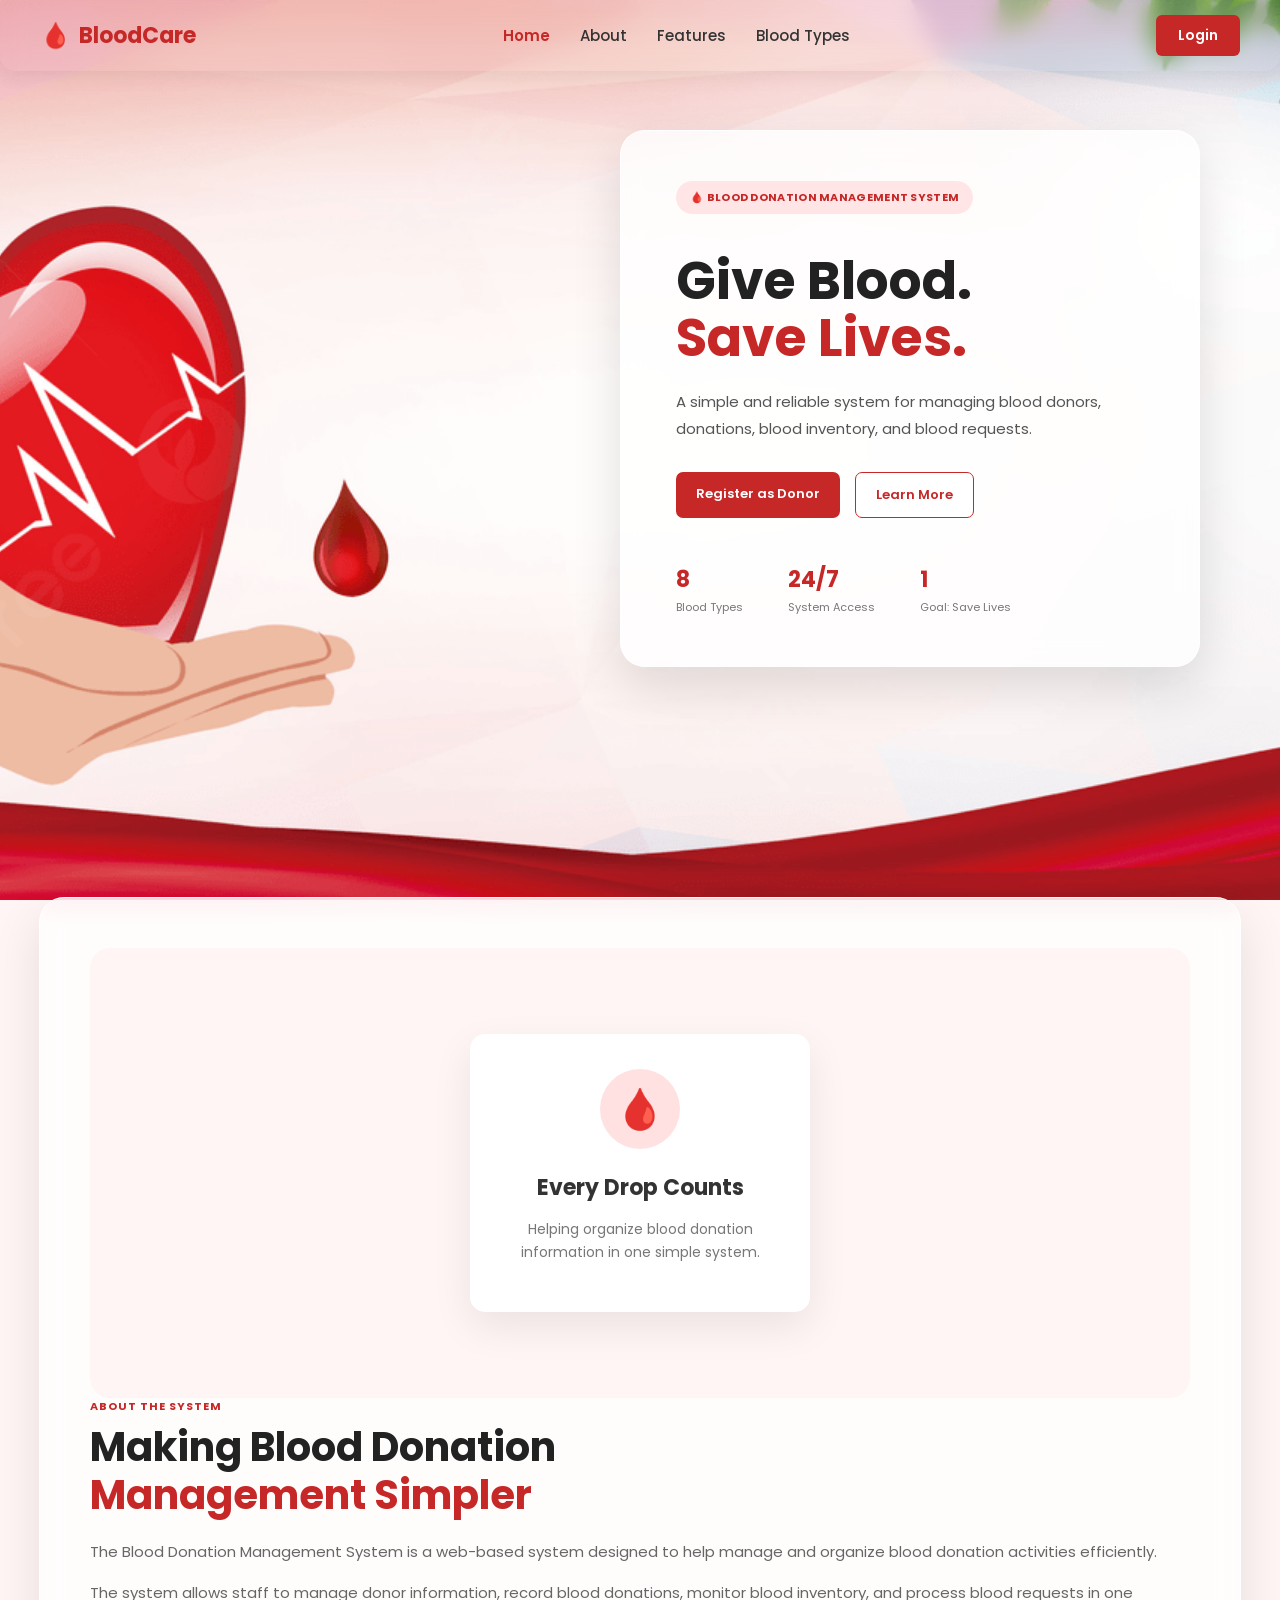
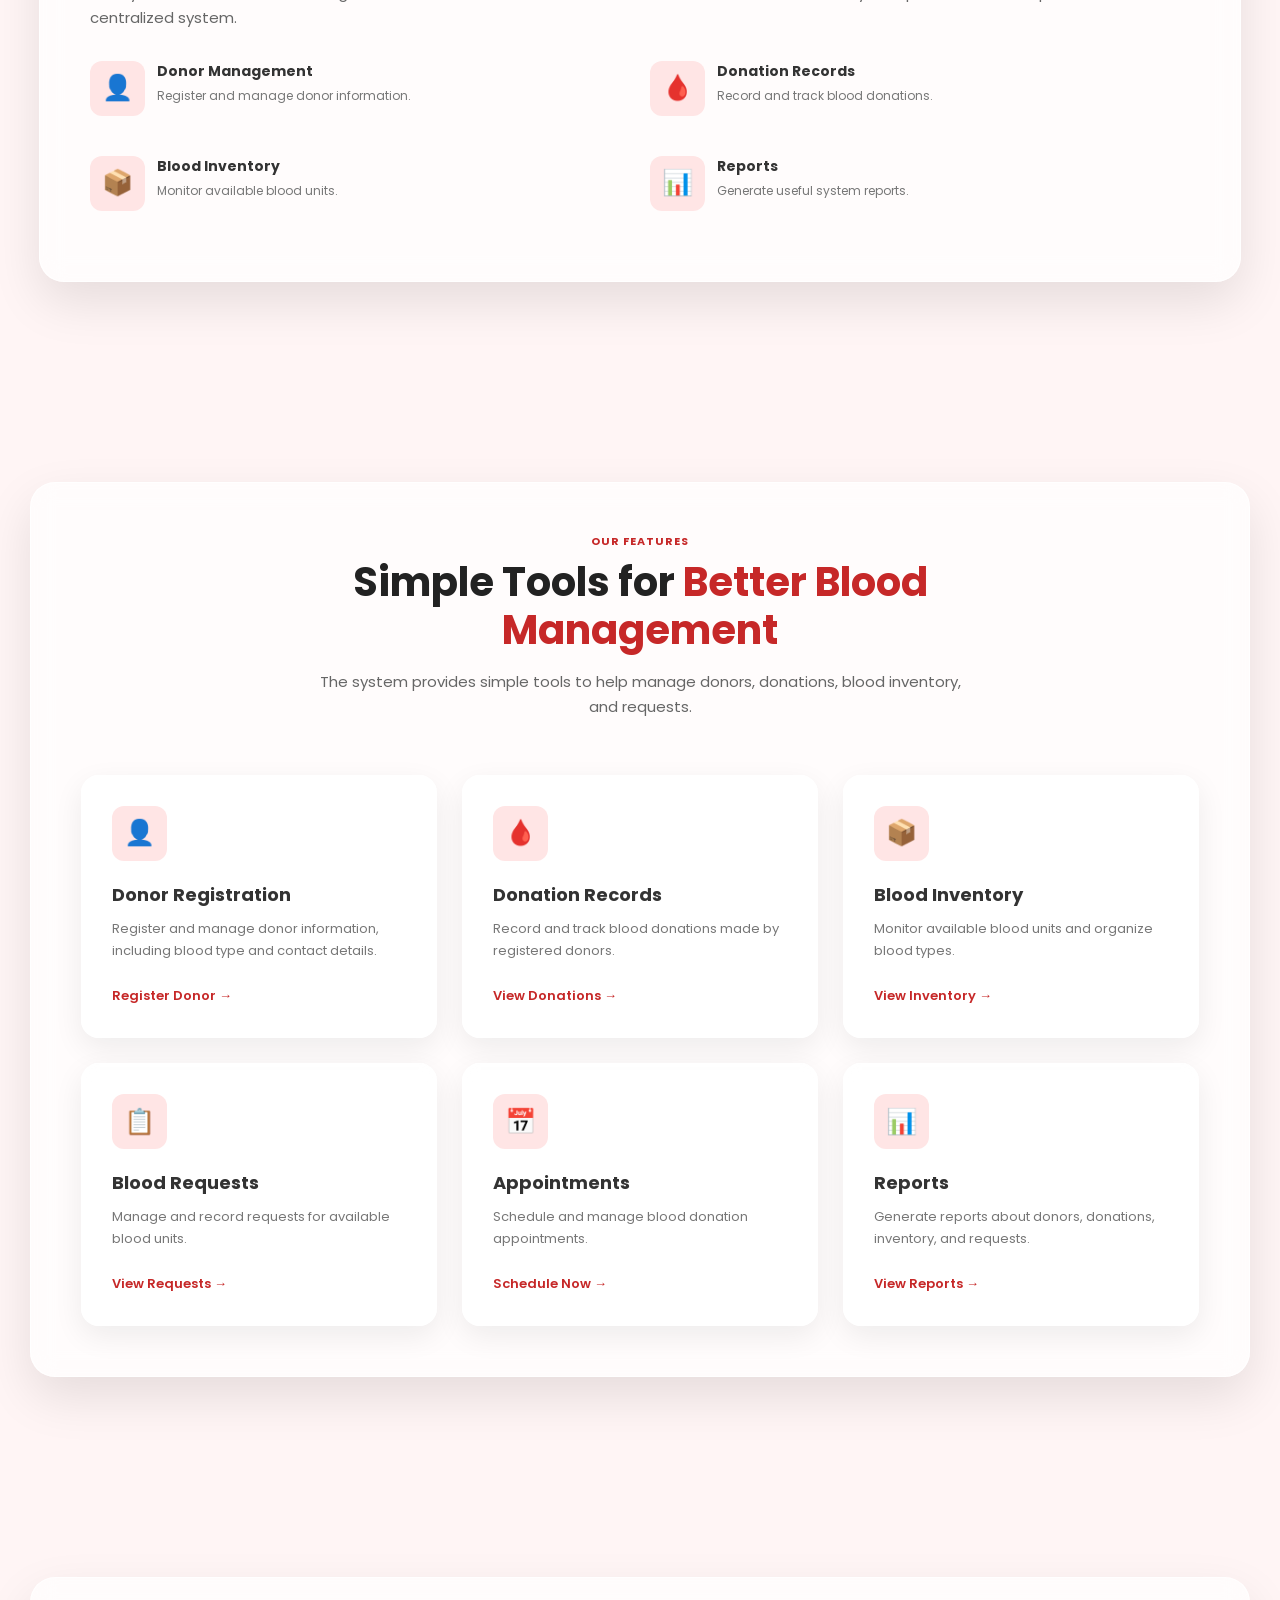
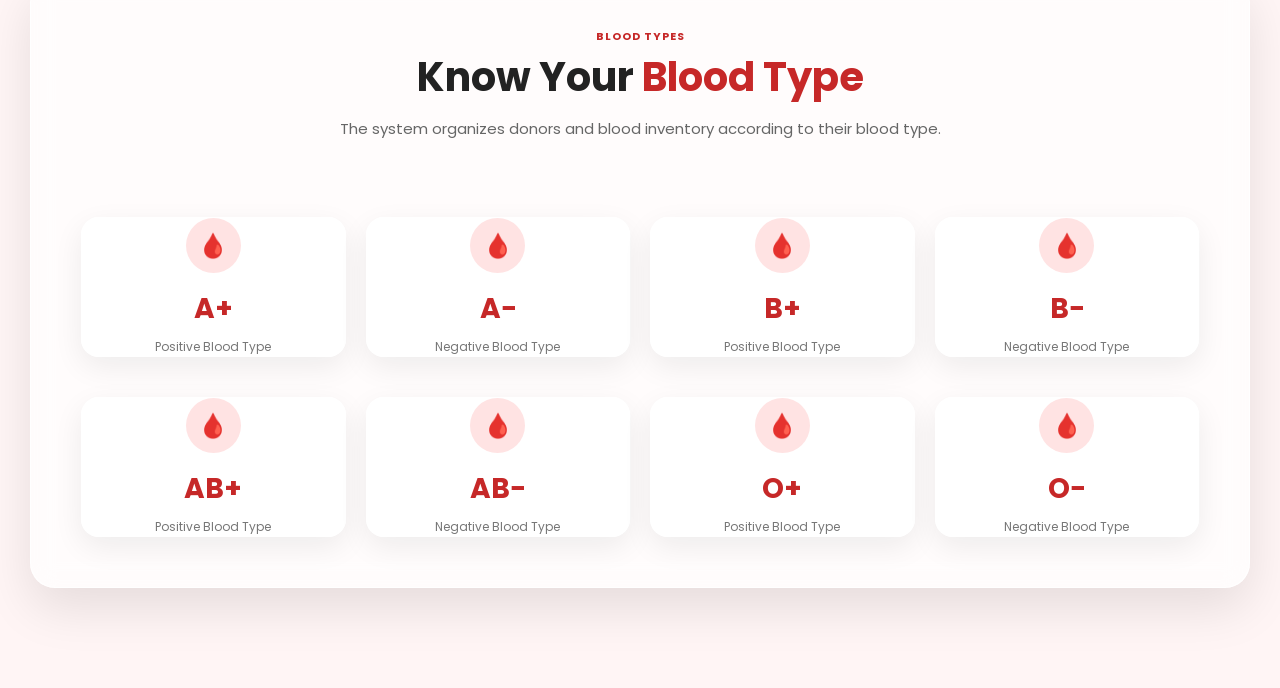
<file: index.html>
<!DOCTYPE html>
<html lang="en">
<head>
    <meta charset="UTF-8">
    <meta name="viewport" content="width=device-width, initial-scale=1.0">
    <title>Document</title>
    <link rel="stylesheet" href="css/style.css">
    <link rel="stylesheet" href="css/responsive.css">
</head>
<body>
   <nav class="navbar">
    <div class="nav-container">

        <!-- Logo -->
        <div class="logo">
            <span class="logo-icon">🩸</span>
            <span>BloodCare</span>
        </div>

        <!-- Navigation Links -->
        <ul class="nav-links">
            <li><a href="index.html" class="active">Home</a></li>
            <li><a href="#about">About</a></li>
            <li><a href="#features">Features</a></li>
            <li><a href="#blood-types">Blood Types</a></li>
        </ul>

        <!-- Login Button -->
        <a href="login.html" class="login-btn">Login</a>

        <!-- Mobile Menu -->
        <button class="menu-btn" onclick="toggleMenu()">☰</button>

    </div>
</nav>
<section class="hero" id="home">

    <div class="hero-container">

        <div class="hero-content">

            <span class="hero-label">
                🩸 BLOOD DONATION MANAGEMENT SYSTEM
            </span>

            <h1>
                Give Blood.
                <span>Save Lives.</span>
            </h1>

            <p>
                A simple and reliable system for managing
                blood donors, donations, blood inventory,
                and blood requests.
            </p>

            <div class="hero-buttons">

                <a href="user.html" class="btn-primary">
                    Register as Donor
                </a>

                <a href="#about" class="btn-secondary">
                    Learn More
                </a>

            </div>

            <div class="hero-info">

                <div>
                    <strong>8</strong>
                    <span>Blood Types</span>
                </div>

                <div>
                    <strong>24/7</strong>
                    <span>System Access</span>
                </div>

                <div>
                    <strong>1</strong>
                    <span>Goal: Save Lives</span>
                </div>

            </div>

        </div>

    </div>

</section>
<section class="about" id="about">
    <div class="about-container">

        <!-- About Image / Illustration -->
        <div class="about-image">
            <div class="about-card">
                <span class="about-icon">🩸</span>
                <h3>Every Drop Counts</h3>
                <p>
                    Helping organize blood donation information
                    in one simple system.
                </p>
            </div>
        </div>

        <!-- About Content -->
        <div class="about-content">

            <span class="section-label">ABOUT THE SYSTEM</span>

            <h2>
                Making Blood Donation
                <span>Management Simpler</span>
            </h2>

            <p>
                The Blood Donation Management System is a web-based
                system designed to help manage and organize blood
                donation activities efficiently.
            </p>

            <p>
                The system allows staff to manage donor information,
                record blood donations, monitor blood inventory,
                and process blood requests in one centralized system.
            </p>

            <div class="about-features">

                <div class="about-feature">
                    <div class="feature-icon">👤</div>
                    <div>
                        <h4>Donor Management</h4>
                        <p>Register and manage donor information.</p>
                    </div>
                </div>

                <div class="about-feature">
                    <div class="feature-icon">🩸</div>
                    <div>
                        <h4>Donation Records</h4>
                        <p>Record and track blood donations.</p>
                    </div>
                </div>

                <div class="about-feature">
                    <div class="feature-icon">📦</div>
                    <div>
                        <h4>Blood Inventory</h4>
                        <p>Monitor available blood units.</p>
                    </div>
                </div>

                <div class="about-feature">
                    <div class="feature-icon">📊</div>
                    <div>
                        <h4>Reports</h4>
                        <p>Generate useful system reports.</p>
                    </div>
                </div>

            </div>

        </div>

    </div>
</section>
<section class="features" id="features">

    <div class="features-container">

        <!-- Section Heading -->
        <div class="section-heading">

            <span class="section-label">
                OUR FEATURES
            </span>

            <h2>
                Simple Tools for
                <span>Better Blood Management</span>
            </h2>

            <p>
                The system provides simple tools to help manage
                donors, donations, blood inventory, and requests.
            </p>

        </div>


        <!-- Feature Cards -->
        <div class="features-grid">

            <!-- Donor Registration -->
            <a href="user.html" class="feature-card">

                <div class="feature-icon">
                    👤
                </div>

                <h3>
                    Donor Registration
                </h3>

                <p>
                    Register and manage donor information,
                    including blood type and contact details.
                </p>

                <span class="feature-link">
                    Register Donor →
                </span>

            </a>


            <!-- Donation Records -->
            <a href="donations.html" class="feature-card">

                <div class="feature-icon">
                    🩸
                </div>

                <h3>
                    Donation Records
                </h3>

                <p>
                    Record and track blood donations made
                    by registered donors.
                </p>

                <span class="feature-link">
                    View Donations →
                </span>

            </a>


            <!-- Blood Inventory -->
            <a href="inventory.html" class="feature-card">

                <div class="feature-icon">
                    📦
                </div>

                <h3>
                    Blood Inventory
                </h3>

                <p>
                    Monitor available blood units and
                    organize blood types.
                </p>

                <span class="feature-link">
                    View Inventory →
                </span>

            </a>


            <!-- Blood Requests -->
            <a href="requests.html" class="feature-card">

                <div class="feature-icon">
                    📋
                </div>

                <h3>
                    Blood Requests
                </h3>

                <p>
                    Manage and record requests for
                    available blood units.
                </p>

                <span class="feature-link">
                    View Requests →
                </span>

            </a>


            <!-- Appointments -->
            <a href="appointments.html" class="feature-card">

                <div class="feature-icon">
                    📅
                </div>

                <h3>
                    Appointments
                </h3>

                <p>
                    Schedule and manage blood donation
                    appointments.
                </p>

                <span class="feature-link">
                    Schedule Now →
                </span>

            </a>


            <!-- Reports -->
            <a href="reports.html" class="feature-card">

                <div class="feature-icon">
                    📊
                </div>

                <h3>
                    Reports
                </h3>

                <p>
                    Generate reports about donors,
                    donations, inventory, and requests.
                </p>

                <span class="feature-link">
                    View Reports →
                </span>

            </a>

        </div>

    </div>

</section>
<section class="blood-types" id="blood-types">

    <div class="blood-types-container">

        <div class="section-heading">

            <span class="section-label">
                BLOOD TYPES
            </span>

            <h2>
                Know Your <span>Blood Type</span>
            </h2>

            <p>
                The system organizes donors and blood inventory
                according to their blood type.
            </p>

        </div>


        <div class="blood-types-grid">

            <div class="blood-type-card">
                <div class="blood-type-icon">🩸</div>
                <h3>A+</h3>
                <p>Positive Blood Type</p>
            </div>

            <div class="blood-type-card">
                <div class="blood-type-icon">🩸</div>
                <h3>A−</h3>
                <p>Negative Blood Type</p>
            </div>

            <div class="blood-type-card">
                <div class="blood-type-icon">🩸</div>
                <h3>B+</h3>
                <p>Positive Blood Type</p>
            </div>

            <div class="blood-type-card">
                <div class="blood-type-icon">🩸</div>
                <h3>B−</h3>
                <p>Negative Blood Type</p>
            </div>

            <div class="blood-type-card">
                <div class="blood-type-icon">🩸</div>
                <h3>AB+</h3>
                <p>Positive Blood Type</p>
            </div>

            <div class="blood-type-card">
                <div class="blood-type-icon">🩸</div>
                <h3>AB−</h3>
                <p>Negative Blood Type</p>
            </div>

            <div class="blood-type-card">
                <div class="blood-type-icon">🩸</div>
                <h3>O+</h3>
                <p>Positive Blood Type</p>
            </div>

            <div class="blood-type-card">
                <div class="blood-type-icon">🩸</div>
                <h3>O−</h3>
                <p>Negative Blood Type</p>
            </div>

        </div>

    </div>

</section>
</body>
</html>
</file>
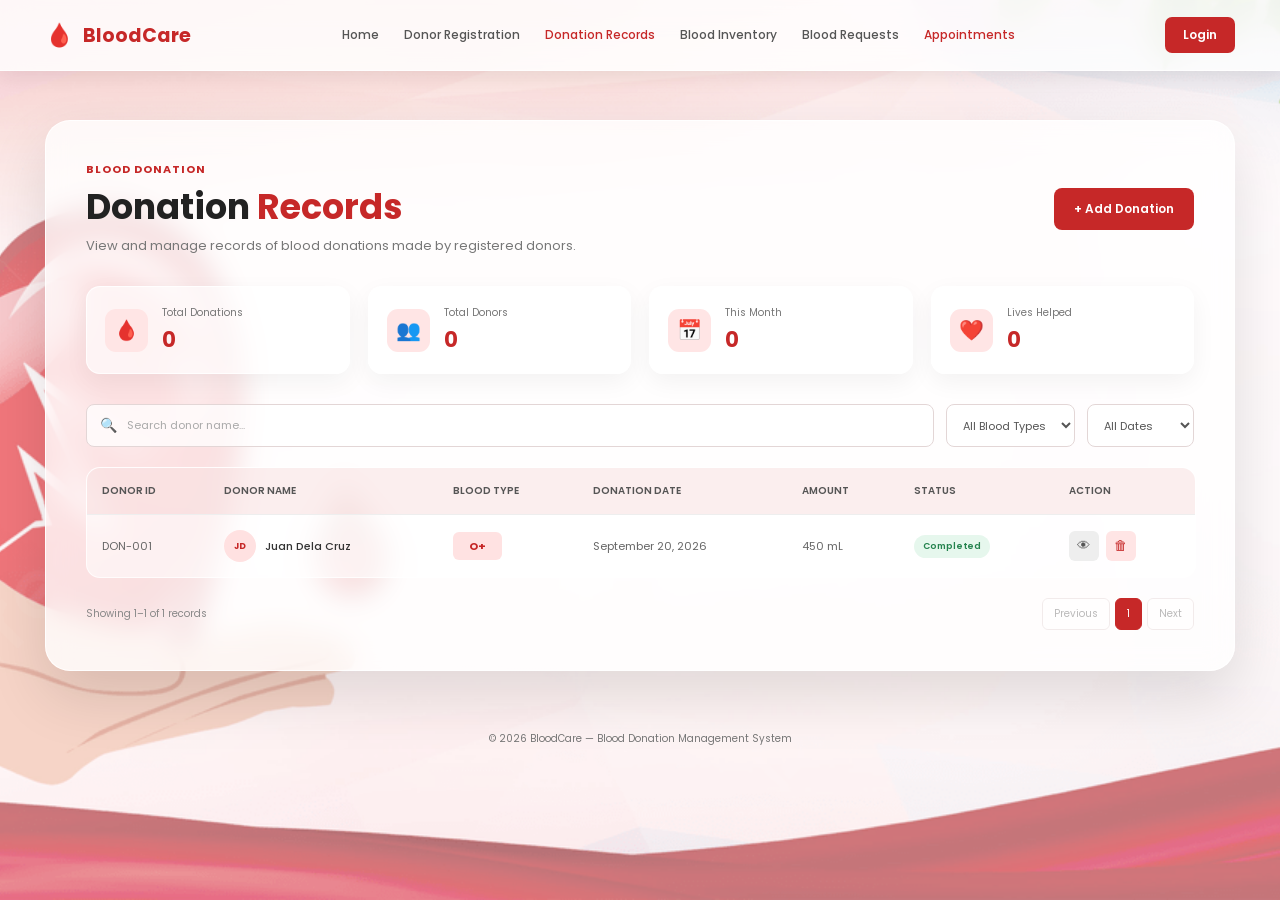
<file: donations.html>
<!DOCTYPE html>
<html lang="en">
<head>
    <meta charset="UTF-8">
    <meta name="viewport" content="width=device-width, initial-scale=1.0">

    <title>BloodCare | Donation Records</title>

    <!-- Google Font -->
    <link rel="preconnect" href="https://fonts.googleapis.com">
    <link rel="preconnect" href="https://fonts.gstatic.com" crossorigin>
    <link href="https://fonts.googleapis.com/css2?family=Poppins:wght@400;500;600;700&display=swap" rel="stylesheet">

    <!-- CSS -->
    <link rel="stylesheet" href="css/style.css">
    <link rel="stylesheet" href="css/responsive.css">
</head>

<body class="donation-page">

    <!-- Background -->
    <div class="donation-background"></div>

    <!-- Navigation -->
    <nav class="donation-navbar">

        <div class="donation-nav-container">

            <a href="index.html" class="donation-logo">
                <span>🩸</span>
                <strong>BloodCare</strong>
            </a>

            <div class="donation-nav-links">

                <a href="index.html">Home</a>

                <a href="user.html">Donor Registration</a>

                <a href="donations.html" class="active">
                    Donation Records
                </a>

                <a href="inventory.html">
                    Blood Inventory
                </a>

                <a href="requests.html">
                    Blood Requests
                </a>
                  <a href="appointments.html" class="active">
                    Appointments
                </a>
            </div>

            <a href="login.html" class="donation-login">
                Login
            </a>

        </div>

    </nav>


    <!-- Main Content -->
    <main class="donation-main">

        <div class="donation-card">

            <!-- Page Heading -->
            <div class="donation-heading">

                <div>

                    <span class="section-label">
                        BLOOD DONATION
                    </span>

                    <h1>
                        Donation <span>Records</span>
                    </h1>

                    <p>
                        View and manage records of blood donations
                        made by registered donors.
                    </p>

                </div>

                <a href="user.html" class="add-donation-btn">
                    + Add Donation
                </a>

            </div>


            <!-- Summary Cards -->
            <div class="donation-summary">

                <div class="summary-box">

                    <div class="summary-icon">
                        🩸
                    </div>

                    <div>
                        <span>Total Donations</span>
                        <strong>0</strong>
                    </div>

                </div>


                <div class="summary-box">

                    <div class="summary-icon">
                        👥
                    </div>

                    <div>
                        <span>Total Donors</span>
                        <strong>0</strong>
                    </div>

                </div>


                <div class="summary-box">

                    <div class="summary-icon">
                        📅
                    </div>

                    <div>
                        <span>This Month</span>
                        <strong>0</strong>
                    </div>

                </div>


                <div class="summary-box">

                    <div class="summary-icon">
                        ❤️
                    </div>

                    <div>
                        <span>Lives Helped</span>
                        <strong>0</strong>
                    </div>

                </div>

            </div>


            <!-- Search and Filter -->
            <div class="donation-tools">

                <div class="search-box">

                    <span>🔍</span>

                    <input
                        type="text"
                        placeholder="Search donor name..."
                    >

                </div>


                <select class="donation-filter">

                    <option value="">
                        All Blood Types
                    </option>

                    <option value="A+">A+</option>
                    <option value="A-">A-</option>
                    <option value="B+">B+</option>
                    <option value="B-">B-</option>
                    <option value="AB+">AB+</option>
                    <option value="AB-">AB-</option>
                    <option value="O+">O+</option>
                    <option value="O-">O-</option>

                </select>


                <select class="donation-filter">

                    <option value="">
                        All Dates
                    </option>

                    <option value="today">
                        Today
                    </option>

                    <option value="week">
                        This Week
                    </option>

                    <option value="month">
                        This Month
                    </option>

                </select>

            </div>


            <!-- Donation Table -->
            <div class="donation-table-wrapper">

                <table class="donation-table">

                    <thead>

                        <tr>

                            <th>Donor ID</th>

                            <th>Donor Name</th>

                            <th>Blood Type</th>

                            <th>Donation Date</th>

                            <th>Amount</th>

                            <th>Status</th>

                            <th>Action</th>

                        </tr>

                    </thead>


                    <tbody>

                        <!-- Sample Record -->

                        <tr>

                            <td>DON-001</td>

                            <td>
                                <div class="donor-name">
                                    <div class="donor-avatar">
                                        JD
                                    </div>

                                    <span>
                                        Juan Dela Cruz
                                    </span>
                                </div>
                            </td>

                            <td>
                                <span class="blood-badge">
                                    O+
                                </span>
                            </td>

                            <td>
                                September 20, 2026
                            </td>

                            <td>
                                450 mL
                            </td>

                            <td>
                                <span class="status-badge completed">
                                    Completed
                                </span>
                            </td>

                            <td>

                                <button
                                    class="action-btn view-btn"
                                    title="View Record"
                                >
                                    👁
                                </button>

                                <button
                                    class="action-btn delete-btn"
                                    title="Delete Record"
                                >
                                    🗑
                                </button>
                            </td>
                        </tr>
                    </tbody>
                </table>
            </div>


            <!-- Pagination -->
            <div class="donation-pagination">
                <span>
                    Showing 1–1 of 1 records
                </span>
                <div>
                    <button disabled>
                        Previous
                    </button>
                    <button class="current-page">
                        1
                    </button>
                    <button disabled>
                        Next
                    </button>
                </div>
            </div>
        </div>
    </main>
    <!-- Footer -->
    <footer class="donation-footer">
        <p>
            © 2026 BloodCare — Blood Donation Management System
        </p>
    </footer>

</body>
</html>
</file>
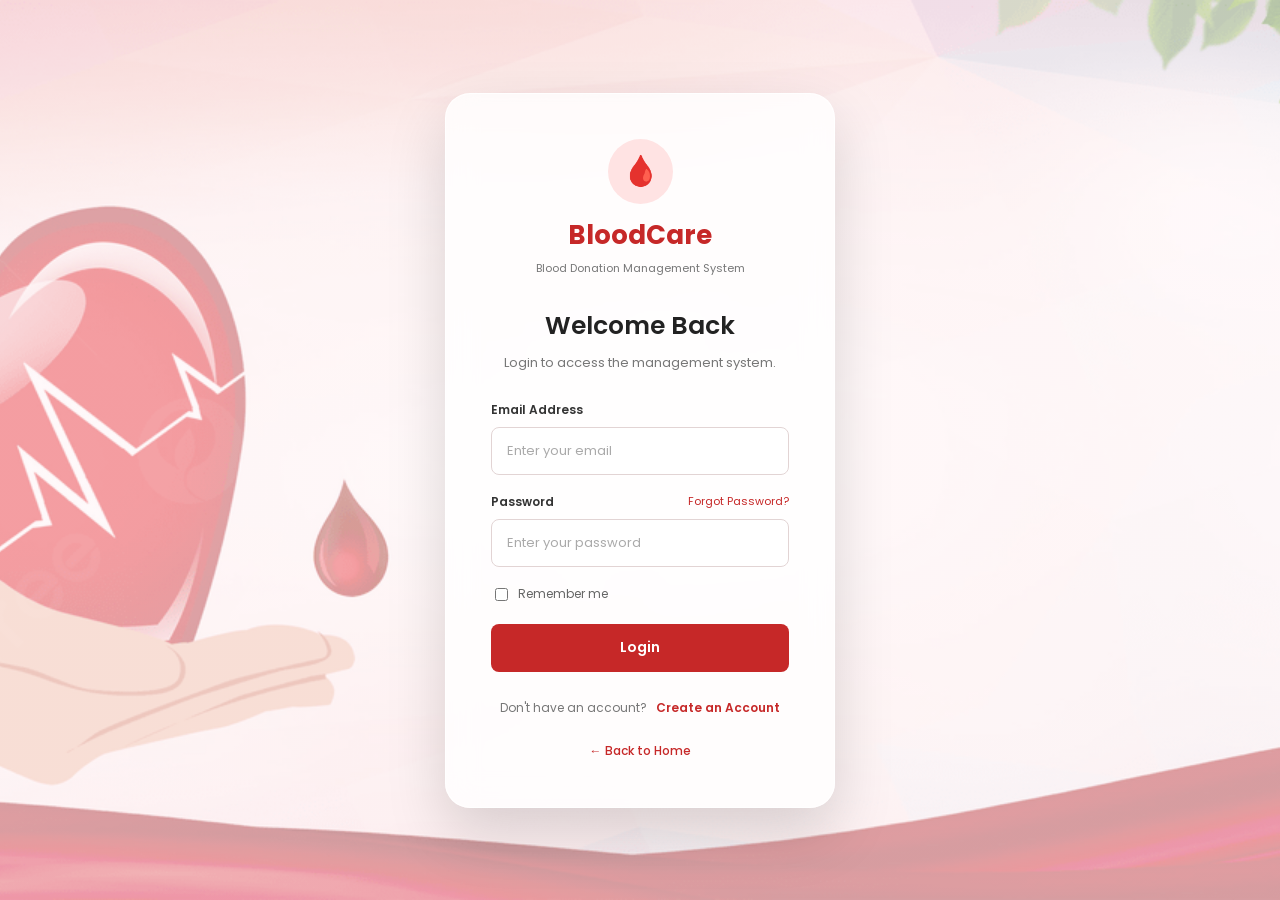
<file: login.html>
<!DOCTYPE html>
<html lang="en">
<head>
    <meta charset="UTF-8">
    <meta name="viewport" content="width=device-width, initial-scale=1.0">

    <title>BloodCare | Login</title>

    <link rel="stylesheet" href="css/style.css">
    <link rel="stylesheet" href="css/responsive.css">
</head>

<body class="login-page">

    <!-- Background -->
    <div class="login-background"></div>

    <!-- Login Container -->
    <main class="login-container">

        <div class="login-card">

            <!-- Logo -->
            <div class="login-logo">
                <div class="login-icon">🩸</div>

                <h1>BloodCare</h1>

                <p>
                    Blood Donation Management System
                </p>
            </div>


            <!-- Login Title -->
            <div class="login-heading">

                <h2>Welcome Back</h2>

                <p>
                    Login to access the management system.
                </p>

            </div>


            <!-- Login Form -->
            <form action="#" method="POST">

                <!-- Email -->
                <div class="form-group">

                    <label for="email">
                        Email Address
                    </label>

                    <input
                        type="email"
                        id="email"
                        name="email"
                        placeholder="Enter your email"
                        required
                    >

                </div>


                <!-- Password -->
                <div class="form-group">

                    <div class="password-label">

                        <label for="password">
                            Password
                        </label>

                        <a href="#">
                            Forgot Password?
                        </a>

                    </div>

                    <input
                        type="password"
                        id="password"
                        name="password"
                        placeholder="Enter your password"
                        required
                    >

                </div>
                <!-- Remember Me -->
                <div class="remember">
                    <label>
                        <input
                            type="checkbox"
                            name="remember"
                        >
                        Remember me
                    </label>
                </div>


                <!-- Login Button -->
                <button
                    type="submit"
                    class="login-submit"
                >
                    Login
                </button>
                <div class="create-account">
    <p>Don't have an account?</p>
    <a href="user.html">Create an Account</a>
</div>

            </form>


            <!-- Back to Website -->
            <div class="back-home">

                <a href="index.html">
                    ← Back to Home
                </a>

            </div>

        </div>

    </main>

</body>
</html>
</file>
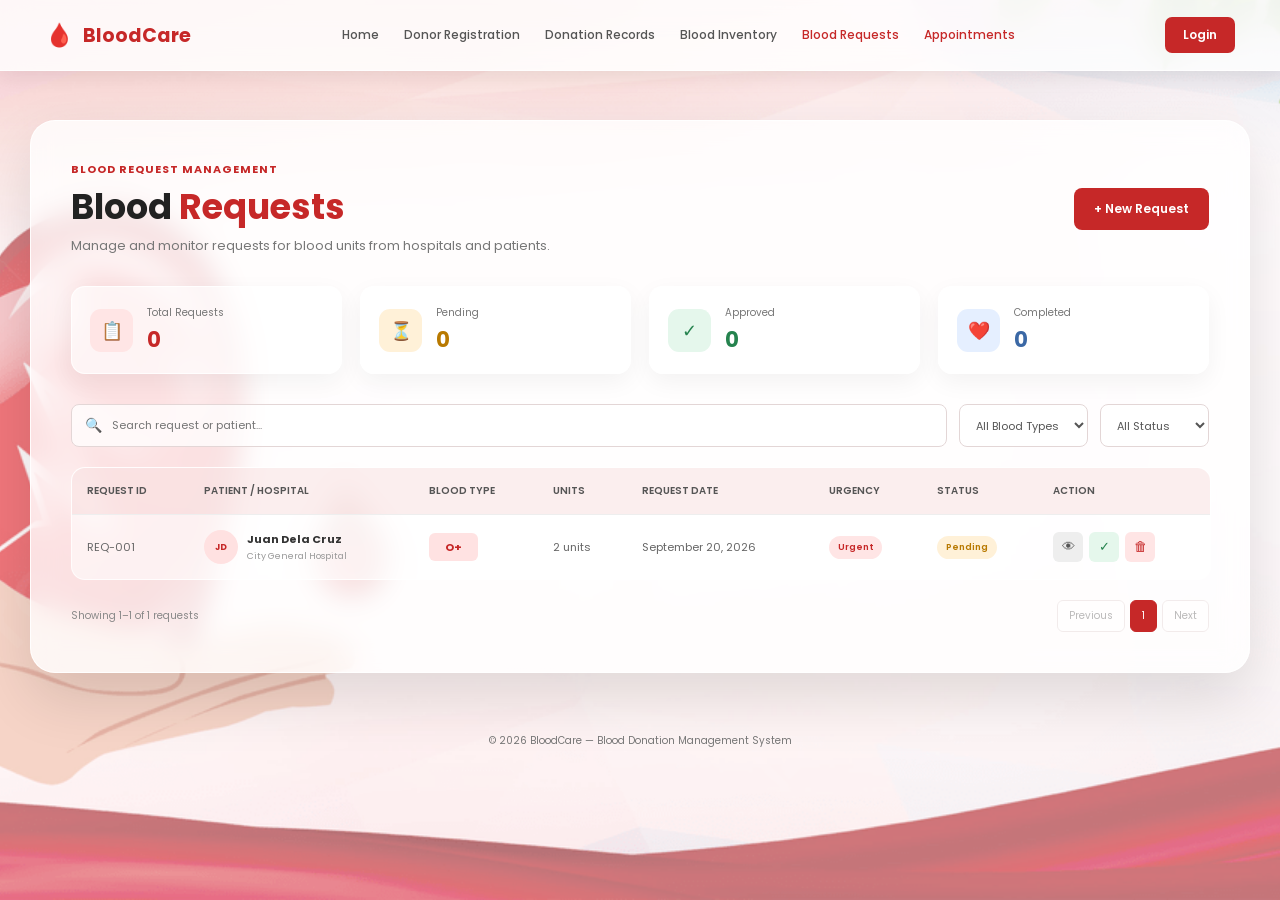
<file: requests.html>
<!DOCTYPE html>
<html lang="en">
<head>
    <meta charset="UTF-8">
    <meta name="viewport" content="width=device-width, initial-scale=1.0">

    <title>BloodCare | Blood Requests</title>

    <!-- Google Font -->
    <link rel="preconnect" href="https://fonts.googleapis.com">
    <link rel="preconnect" href="https://fonts.gstatic.com" crossorigin>
    <link href="https://fonts.googleapis.com/css2?family=Poppins:wght@400;500;600;700&display=swap" rel="stylesheet">

    <!-- CSS -->
    <link rel="stylesheet" href="css/style.css">
    <link rel="stylesheet" href="css/responsive.css">
</head>

<body class="request-page">

    <!-- Background -->
    <div class="request-background"></div>


    <!-- Navigation -->
    <nav class="request-navbar">

        <div class="request-nav-container">

            <a href="index.html" class="request-logo">
                <span>🩸</span>
                <strong>BloodCare</strong>
            </a>

            <div class="request-nav-links">

                <a href="index.html">Home</a>

                <a href="user.html">Donor Registration</a>

                <a href="donations.html">Donation Records</a>

                <a href="inventory.html">Blood Inventory</a>

                <a href="requests.html" class="active">
                    Blood Requests
                </a>
                  <a href="appointments.html" class="active">
                    Appointments
                </a>
            </div>

            <a href="login.html" class="request-login">
                Login
            </a>

        </div>

    </nav>


    <!-- Main Content -->
    <main class="request-main">

        <div class="request-card">

            <!-- Heading -->
            <div class="request-heading">

                <div>

                    <span class="section-label">
                        BLOOD REQUEST MANAGEMENT
                    </span>

                    <h1>
                        Blood <span>Requests</span>
                    </h1>

                    <p>
                        Manage and monitor requests for blood units
                        from hospitals and patients.
                    </p>

                </div>

                <button
                    type="button"
                    class="add-request-btn"
                    onclick="openRequestForm()"
                >
                    + New Request
                </button>

            </div>


            <!-- Summary -->
            <div class="request-summary">

                <div class="request-summary-box">

                    <div class="request-summary-icon">
                        📋
                    </div>

                    <div>
                        <span>Total Requests</span>
                        <strong>0</strong>
                    </div>

                </div>


                <div class="request-summary-box pending">

                    <div class="request-summary-icon">
                        ⏳
                    </div>

                    <div>
                        <span>Pending</span>
                        <strong>0</strong>
                    </div>

                </div>


                <div class="request-summary-box approved">

                    <div class="request-summary-icon">
                        ✓
                    </div>

                    <div>
                        <span>Approved</span>
                        <strong>0</strong>
                    </div>

                </div>


                <div class="request-summary-box completed">

                    <div class="request-summary-icon">
                        ❤️
                    </div>

                    <div>
                        <span>Completed</span>
                        <strong>0</strong>
                    </div>

                </div>

            </div>


            <!-- Search and Filter -->
            <div class="request-tools">

                <div class="request-search">

                    <span>🔍</span>

                    <input
                        type="text"
                        placeholder="Search request or patient..."
                    >

                </div>


                <select class="request-filter">

                    <option value="">
                        All Blood Types
                    </option>

                    <option value="A+">A+</option>
                    <option value="A-">A-</option>
                    <option value="B+">B+</option>
                    <option value="B-">B-</option>
                    <option value="AB+">AB+</option>
                    <option value="AB-">AB-</option>
                    <option value="O+">O+</option>
                    <option value="O-">O-</option>

                </select>


                <select class="request-filter">

                    <option value="">
                        All Status
                    </option>

                    <option value="pending">
                        Pending
                    </option>

                    <option value="approved">
                        Approved
                    </option>

                    <option value="completed">
                        Completed
                    </option>

                    <option value="rejected">
                        Rejected
                    </option>

                </select>

            </div>


            <!-- Request Table -->
            <div class="request-table-wrapper">

                <table class="request-table">

                    <thead>

                        <tr>

                            <th>Request ID</th>

                            <th>Patient / Hospital</th>

                            <th>Blood Type</th>

                            <th>Units</th>

                            <th>Request Date</th>

                            <th>Urgency</th>

                            <th>Status</th>

                            <th>Action</th>

                        </tr>

                    </thead>


                    <tbody>

                        <!-- Sample Record -->

                        <tr>

                            <td>
                                REQ-001
                            </td>

                            <td>

                                <div class="request-person">

                                    <div class="request-avatar">
                                        JD
                                    </div>

                                    <div>

                                        <strong>
                                            Juan Dela Cruz
                                        </strong>

                                        <small>
                                            City General Hospital
                                        </small>

                                    </div>

                                </div>

                            </td>

                            <td>

                                <span class="request-blood-badge">
                                    O+
                                </span>

                            </td>

                            <td>
                                2 units
                            </td>

                            <td>
                                September 20, 2026
                            </td>

                            <td>

                                <span class="urgency urgent">
                                    Urgent
                                </span>

                            </td>

                            <td>

                                <span class="request-status pending-status">
                                    Pending
                                </span>

                            </td>

                            <td>

                                <button
                                    class="request-action view"
                                    title="View Request"
                                >
                                    👁
                                </button>

                                <button
                                    class="request-action approve"
                                    title="Approve Request"
                                >
                                    ✓
                                </button>

                                <button
                                    class="request-action delete"
                                    title="Delete Request"
                                >
                                    🗑
                                </button>

                            </td>

                        </tr>


                        <!-- Empty State -->

                        <!--
                        <tr>
                            <td colspan="8" class="request-empty">
                                No blood requests found.
                            </td>
                        </tr>
                        -->

                    </tbody>

                </table>

            </div>


            <!-- Pagination -->
            <div class="request-pagination">

                <span>
                    Showing 1–1 of 1 requests
                </span>

                <div>

                    <button disabled>
                        Previous
                    </button>

                    <button class="current-request-page">
                        1
                    </button>

                    <button disabled>
                        Next
                    </button>

                </div>

            </div>

        </div>

    </main>


    <!-- New Request Modal -->
    <div class="request-modal" id="requestModal">

        <div class="request-modal-card">

            <div class="modal-header">

                <div>

                    <h2>
                        New Blood Request
                    </h2>

                    <p>
                        Enter the details of the blood request.
                    </p>

                </div>

                <button
                    type="button"
                    class="modal-close"
                    onclick="closeRequestForm()"
                >
                    ×
                </button>

            </div>


            <form>

                <div class="modal-form-row">

                    <div class="modal-form-group">

                        <label for="patientName">
                            Patient Name
                        </label>

                        <input
                            type="text"
                            id="patientName"
                            placeholder="Enter patient name"
                            required
                        >

                    </div>


                    <div class="modal-form-group">

                        <label for="hospital">
                            Hospital / Facility
                        </label>

                        <input
                            type="text"
                            id="hospital"
                            placeholder="Enter hospital name"
                            required
                        >

                    </div>

                </div>


                <div class="modal-form-row">

                    <div class="modal-form-group">

                        <label for="requestBloodType">
                            Blood Type
                        </label>

                        <select id="requestBloodType" required>

                            <option value="">
                                Select blood type
                            </option>

                            <option>A+</option>
                            <option>A-</option>
                            <option>B+</option>
                            <option>B-</option>
                            <option>AB+</option>
                            <option>AB-</option>
                            <option>O+</option>
                            <option>O-</option>

                        </select>

                    </div>


                    <div class="modal-form-group">

                        <label for="units">
                            Units Needed
                        </label>

                        <input
                            type="number"
                            id="units"
                            min="1"
                            placeholder="e.g. 2"
                            required
                        >

                    </div>

                </div>


                <div class="modal-form-group">

                    <label for="urgency">
                        Urgency
                    </label>

                    <select id="urgency" required>

                        <option value="">
                            Select urgency
                        </option>

                        <option value="Normal">
                            Normal
                        </option>

                        <option value="Urgent">
                            Urgent
                        </option>

                        <option value="Emergency">
                            Emergency
                        </option>

                    </select>

                </div>


                <div class="modal-form-group">

                    <label for="requestReason">
                        Reason / Notes
                    </label>

                    <textarea
                        id="requestReason"
                        rows="3"
                        placeholder="Enter additional information..."
                    ></textarea>

                </div>


                <div class="modal-buttons">

                    <button
                        type="button"
                        class="cancel-btn"
                        onclick="closeRequestForm()"
                    >
                        Cancel
                    </button>

                    <button
                        type="submit"
                        class="submit-request-btn"
                    >
                        Submit Request
                    </button>

                </div>

            </form>

        </div>

    </div>


    <!-- Footer -->
    <footer class="request-footer">

        <p>
            © 2026 BloodCare — Blood Donation Management System
        </p>

    </footer>


    <!-- JavaScript -->
    <script>

        function openRequestForm() {
            document.getElementById("requestModal").classList.add("show");
        }

        function closeRequestForm() {
            document.getElementById("requestModal").classList.remove("show");
        }

        window.onclick = function(event) {

            const modal =
                document.getElementById("requestModal");

            if (event.target === modal) {
                closeRequestForm();
            }

        };

    </script>

</body>
</html>
</file>
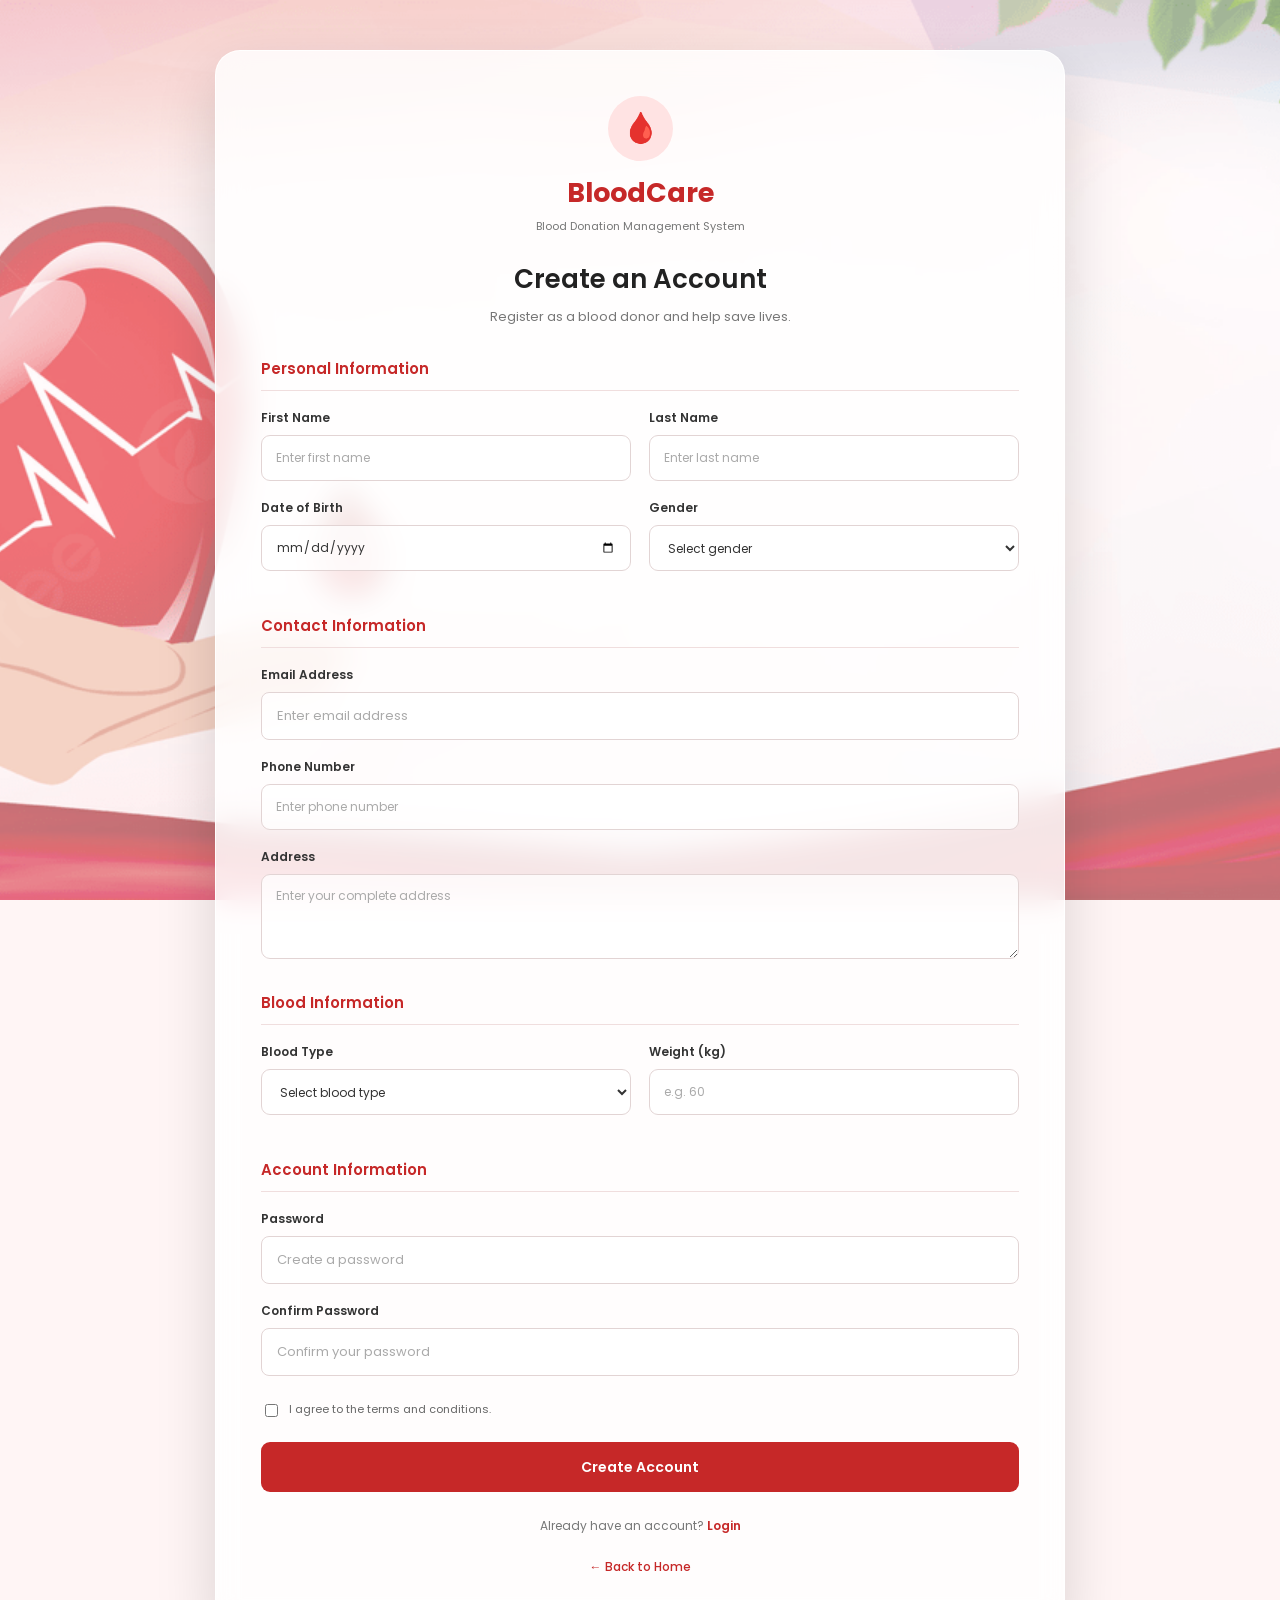
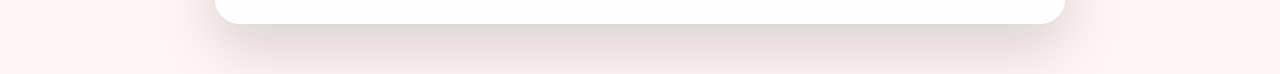
<file: user.html>
<!DOCTYPE html>
<html lang="en">
<head>
    <meta charset="UTF-8">
    <meta name="viewport" content="width=device-width, initial-scale=1.0">

    <title>BloodCare | Donor Registration</title>

    <!-- Google Font -->
    <link rel="preconnect" href="https://fonts.googleapis.com">
    <link rel="preconnect" href="https://fonts.gstatic.com" crossorigin>
    <link href="https://fonts.googleapis.com/css2?family=Poppins:wght@400;500;600;700&display=swap" rel="stylesheet">

    <!-- CSS -->
    <link rel="stylesheet" href="css/style.css">
    <link rel="stylesheet" href="css/responsive.css">
</head>

<body class="register-page">

    <!-- Background -->
    <div class="register-background"></div>

    <!-- Registration Container -->
    <main class="register-container">

        <div class="register-card">

            <!-- Header -->
            <div class="register-header">

                <div class="register-icon">
                    🩸
                </div>

                <h1>BloodCare</h1>

                <p>Blood Donation Management System</p>

            </div>

            <!-- Title -->
            <div class="register-heading">

                <h2>Create an Account</h2>

                <p>
                    Register as a blood donor and help save lives.
                </p>

            </div>

            <!-- Form -->
            <form action="#" method="POST">

                <!-- Personal Information -->
                <div class="form-section">

                    <h3>Personal Information</h3>

                    <div class="form-row">

                        <div class="form-group">
                            <label for="first_name">
                                First Name
                            </label>

                            <input
                                type="text"
                                id="first_name"
                                name="first_name"
                                placeholder="Enter first name"
                                required
                            >
                        </div>

                        <div class="form-group">
                            <label for="last_name">
                                Last Name
                            </label>

                            <input
                                type="text"
                                id="last_name"
                                name="last_name"
                                placeholder="Enter last name"
                                required
                            >
                        </div>

                    </div>

                    <div class="form-row">

                        <div class="form-group">
                            <label for="birthdate">
                                Date of Birth
                            </label>

                            <input
                                type="date"
                                id="birthdate"
                                name="birthdate"
                                required
                            >
                        </div>

                        <div class="form-group">
                            <label for="gender">
                                Gender
                            </label>

                            <select
                                id="gender"
                                name="gender"
                                required
                            >
                                <option value="">Select gender</option>
                                <option value="Male">Male</option>
                                <option value="Female">Female</option>
                                <option value="Other">Other</option>
                            </select>
                        </div>

                    </div>

                </div>


                <!-- Contact Information -->
                <div class="form-section">

                    <h3>Contact Information</h3>

                    <div class="form-group">

                        <label for="email">
                            Email Address
                        </label>

                        <input
                            type="email"
                            id="email"
                            name="email"
                            placeholder="Enter email address"
                            required
                        >

                    </div>

                    <div class="form-group">

                        <label for="phone">
                            Phone Number
                        </label>

                        <input
                            type="tel"
                            id="phone"
                            name="phone"
                            placeholder="Enter phone number"
                            required
                        >

                    </div>

                    <div class="form-group">

                        <label for="address">
                            Address
                        </label>

                        <textarea
                            id="address"
                            name="address"
                            rows="3"
                            placeholder="Enter your complete address"
                            required
                        ></textarea>

                    </div>

                </div>


                <!-- Blood Information -->
                <div class="form-section">

                    <h3>Blood Information</h3>

                    <div class="form-row">
                        <div class="form-group">
                            <label for="blood_type">
                                Blood Type
                            </label>
                            <select
                                id="blood_type"
                                name="blood_type"
                                required
                            >
                                <option value="">
                                    Select blood type
                                </option>
                                <option value="A+">A+</option>
                                <option value="A-">A-</option>
                                <option value="B+">B+</option>
                                <option value="B-">B-</option>
                                <option value="AB+">AB+</option>
                                <option value="AB-">AB-</option>
                                <option value="O+">O+</option>
                                <option value="O-">O-</option>
                            </select>
                        </div>
                        <div class="form-group">
                            <label for="weight">
                                Weight (kg)
                            </label>
                            <input
                                type="number"
                                id="weight"
                                name="weight"
                                placeholder="e.g. 60"
                                min="1"
                                required
                            >
                        </div>
                    </div>
                </div>
                <!-- Account Information -->
                <div class="form-section">
                    <h3>Account Information</h3>
                    <div class="form-group">
                        <label for="password">
                            Password
                        </label>
                        <input
                            type="password"
                            id="password"
                            name="password"
                            placeholder="Create a password"
                            required
                        >
                    </div>
                    <div class="form-group">
                        <label for="confirm_password">
                            Confirm Password
                        </label>
                        <input
                            type="password"
                            id="confirm_password"
                            name="confirm_password"
                            placeholder="Confirm your password"
                            required
                        >
                    </div>
                </div>
                <!-- Terms -->
                <div class="terms">

                    <label>
                        <input
                            type="checkbox"
                            name="terms"
                            required
                        >
                        <span>
                            I agree to the terms and conditions.
                        </span>
                    </label>
                </div>
                <!-- Submit -->
                <button
                    type="submit"
                    class="register-submit"
                >
                    Create Account
                </button>
            </form>


            <!-- Login Link -->
            <div class="already-account">
                <p>
                    Already have an account?
                    <a href="login.html">Login</a>
                </p>
            </div>


            <!-- Back -->
            <div class="back-home">
                <a href="index.html">
                    ← Back to Home
                </a>
            </div>
        </div>
    </main>

</body>
</html>
</file>
<file: css/style.css>
@import url('https://fonts.googleapis.com/css2?family=Poppins:wght@400;500;600;700&display=swap');
 * {
    font-family: 'Poppins', sans-serif;
}

 html {
    scroll-behavior: smooth;
}

body {
    margin: 0;
    min-height: 100vh;
    margin: 0;
    font-family: 'Poppins', sans-serif;
    background-image: url("../images/background.jpg");
    background-size: cover;
    background-position: center top;
    background-repeat: no-repeat;
    background-attachment: fixed;
    background-color: #fff5f5;
}

.navbar {
    position: fixed;
    top: 0;
    left: 0;
    width: 100%;
    z-index: 1000;
    background:transparent;
    backdrop-filter: blur(12px);
    -webkit-backdrop-filter: blur(12px);
    border-bottom: 0x solid rgba(255, 255, 255, 0.7);
    box-shadow:
        0 5px 20px rgba(0, 0, 0, 0.06);
    border-radius: 0 0 15px 15px;
}

.nav-container {
    max-width: 1200px;
    margin: 0 auto;
    padding: 15px 30px;
    display: flex;
    align-items: center;
    justify-content: space-between;
}

/* Logo */

.logo {
    display: flex;
    align-items: center;
    gap: 8px;

    font-size: 22px;
    font-weight: 700;
    color: #c62828;
}

.logo-icon {
    font-size: 25px;
}

/* Navigation Links */

.nav-links {
    display: flex;
    align-items: center;
    gap: 30px;

    list-style: none;
    margin: 0;
    padding: 0;
}

.nav-links a {
    text-decoration: none;
    color: #333333;
    font-size: 15px;
    font-weight: 500;
    transition: 0.3s;
}

.nav-links a:hover {
    color: #c62828;
}

.nav-links a.active {
    color: #c62828;
    font-weight: 600;
}

/* Login Button */

.login-btn {
    text-decoration: none;
    background: #c62828;
    color: white;
    padding: 10px 22px;
    border-radius: 6px;
    font-size: 14px;
    font-weight: 600;
    transition: 0.3s;
}

.login-btn:hover {
    background: #a91f1f;
}

/* Mobile Menu Button */

.menu-btn {
    display: none;
    border: none;
    background: none;
    font-size: 25px;
    cursor: pointer;
}

.hero-floating {
    min-height: 720px;
    width: 100%;
    position: relative;
    display: flex;
    align-items: center;
    justify-content: center;
    background-size: cover;
    background-position: center center;
    background-repeat: no-repeat;
    overflow: hidden;
}
/* =========================
   HERO SECTION
========================= */

.hero {
    background: transparent;
    min-height: 600px;
    padding: 70px 30px;
}

.hero-content {
    width: 580px;
    max-width: 100%;
    padding: 50px 55px;
    box-sizing: border-box;
    background: rgba(255, 255, 255, 0.78);
    backdrop-filter: blur(12px);
    -webkit-backdrop-filter: blur(12px);
    border: 1px solid rgba(255, 255, 255, 0.9);
    border-radius: 25px;
    box-shadow:
        0 20px 50px rgba(0, 0, 0, 0.12);
}

.hero-container {
    width: 100%;
    max-width: 1200px;
    margin: 0 auto;
    display: flex;
    justify-content: flex-end;
    align-items: center;
    padding: 60px 40px;
    box-sizing: border-box;
}


.hero-label {
    display: inline-block;
    padding: 8px 14px;
    background: #ffe5e5;
    color: #c62828;
    border-radius: 20px;
    font-size: 11px;
    font-weight: 700;
    letter-spacing: 0.3px;
    margin-bottom: 18px;
}

.hero h1 {
    margin: 20px 0 22px;
    font-size: 52px;
    line-height: 1.1;
    font-weight: 700;
    color: #222;
}

.hero h1 span {
    display: block;
    color: #c62828;
}

.hero p {
    margin: 0 0 30px;
    max-width: 480px;
    color: #555;
    font-size: 15px;
    line-height: 1.8;
}

/* Buttons */

.hero-buttons {
    display: flex;
    gap: 15px;
    margin-bottom: 35px;
}

.btn-primary,
.btn-secondary {
    display: inline-block;
    padding: 12px 20px;
    border-radius: 7px;
    text-decoration: none;
    font-size: 13px;
    font-weight: 600;
    transition: 0.3s;
}

.btn-primary {
    background: #c62828;
    color: white;
}

.btn-primary:hover {
    background: #a91f1f;
    transform: translateY(-2px);
}

.btn-secondary {
    background: white;
    color: #c62828;
    border: 1px solid #c62828;
}

.btn-secondary:hover {
    background: #c62828;
    color: white;
}

/* Hero Statistics */

.hero-info {
    display: flex;
    gap: 45px;
    padding-top: 10px;
}

.hero-info div {
    display: flex;
    flex-direction: column;
}

.hero-info strong {
    color: #c62828;
    font-size: 22px;
    font-weight: 700;
    margin-bottom: 3px;
}

.hero-info span {
    color: #777;
    font-size: 11px;
}
.hero-image {
    position: relative;

    min-height: 480px;

    display: flex;
    justify-content: center;
    align-items: center;
}
.blood-circle {
    width: 350px;
    height: 350px;

    border-radius: 50%;

    background: #c62828;

    display: flex;
    align-items: center;
    justify-content: center;

    box-shadow: 0 25px 60px rgba(198, 40, 40, 0.25);
}
.blood-icon {
    font-size: 150px;
}
/* Floating Cards */
.floating-card {
    position: absolute;

    display: flex;
    align-items: center;
    gap: 12px;

    background: white;

    padding: 15px 20px;

    border-radius: 10px;

    box-shadow: 0 10px 30px rgba(0, 0, 0, 0.1);
}
.floating-card > span {
    font-size: 25px;
}
.floating-card div {
    display: flex;
    flex-direction: column;
}
.floating-card strong {
    font-size: 13px;
    color: #333;
}
.floating-card small {
    color: #888;
    font-size: 11px;
    margin-top: 3px;
}
.card-one {
    top: 80px;
    left: 20px;
}
.card-two {
    bottom: 80px;
    right: 10px;
}
/* =========================
   ABOUT SECTION
========================= */

.about {
    padding: 100px 30px;
    background: transparent;
}

.about-container {
    max-width: 1100px;
    margin: 0 auto;
    padding: 50px;
    background: rgba(255, 255, 255, 0.72);
    backdrop-filter: blur(12px);
    -webkit-backdrop-filter: blur(12px);
    border: 1px solid rgba(255, 255, 255, 0.85);
    border-radius: 25px;
    box-shadow:
        0 20px 50px rgba(0, 0, 0, 0.10);
}

/* About Image */

.about-image {
    min-height: 450px;
    display: flex;
    align-items: center;
    justify-content: center;
    background: #fff5f5;
    border-radius: 20px;
    position: relative;
}

.about-card {
    width: 280px;
    padding: 35px 30px;
    background: white;
    border-radius: 15px;
    text-align: center;
    box-shadow: 0 15px 40px rgba(0, 0, 0, 0.08);
}

.about-icon {
    width: 80px;
    height: 80px;
    margin: 0 auto 20px;
    display: flex;
    align-items: center;
    justify-content: center;
    background: #ffe1e1;
    border-radius: 50%;
    font-size: 40px;
}

.about-card h3 {
    margin-bottom: 10px;
    color: #333;
    font-size: 22px;
}

.about-card p {
    color: #777;
    font-size: 14px;
    line-height: 1.6;
}

/* About Content */

.section-label {
    display: inline-block;
    color: #c62828;
    font-size: 12px;
    font-weight: 700;
    letter-spacing: 1px;
    margin-bottom: 12px;
}

.about-content h2 {
    margin: 0 0 20px;
    font-size: 40px;
    line-height: 1.2;
    color: #222;
}

.about-content h2 span {
    display: block;
    color: #c62828;
}

.about-content > p {
    color: #666;
    font-size: 15px;
    line-height: 1.7;
    margin-bottom: 15px;
}

/* About Features */

.about-features {
    margin-top: 30px;
    display: grid;
    grid-template-columns: 1fr 1fr;
    gap: 20px;
}

.about-feature {
    display: flex;
    align-items: flex-start;
    gap: 12px;
}

.feature-icon {
    min-width: 42px;
    height: 42px;
    display: flex;
    align-items: center;
    justify-content: center;
    background: #fff0f0;
    border-radius: 8px;
    font-size: 20px;
}

.about-feature h4 {
    margin: 0 0 5px;
    font-size: 14px;
    color: #333;
}

.about-feature p {
    margin: 0;
    color: #777;
    font-size: 12px;
    line-height: 1.5;
}
/* =========================
   FEATURES SECTION
========================= */

.features {
    padding: 100px 30px;
    background: transparent;
}

.features-container {
    max-width: 1150px;
    margin: 0 auto;
    padding: 50px;
    background: rgba(255, 255, 255, 0.72);
    backdrop-filter: blur(12px);
    -webkit-backdrop-filter: blur(12px);
    border: 1px solid rgba(255, 255, 255, 0.85);
    border-radius: 25px;
    box-shadow:
        0 20px 50px rgba(0, 0, 0, 0.10);
}

/* Section Heading */

.section-heading {
    text-align: center;

    max-width: 650px;

    margin: 0 auto 55px;
}

.section-label {
    display: inline-block;

    color: #c62828;

    font-size: 12px;

    font-weight: 700;

    letter-spacing: 1px;

    margin-bottom: 10px;
}

.section-heading h2 {
    margin: 0 0 15px;

    color: #222;

    font-size: 40px;

    line-height: 1.2;
}

.section-heading h2 span {
    color: #c62828;
}

.section-heading p {
    margin: 0;

    color: #666;

    font-size: 15px;

    line-height: 1.7;
}


/* =========================
   FEATURE GRID
========================= */

.features-grid {
    display: grid;

    grid-template-columns: repeat(3, 1fr);

    gap: 25px;
}


/* =========================
   FEATURE CARD
========================= */

.feature-card {
    display: block;
    text-decoration: none;
    color: inherit;
    padding: 30px;
    background: rgba(255, 255, 255, 0.65);
    backdrop-filter: blur(8px);
    -webkit-backdrop-filter: blur(8px);
    border: 1px solid rgba(255, 255, 255, 0.8);
    border-radius: 18px;
    box-shadow:
        0 10px 30px rgba(0, 0, 0, 0.07);
    transition: all 0.3s ease;
}
.feature-card h3,
.feature-card p,
.feature-card .feature-link {
    text-decoration: none;
}

.feature-card:hover {
    transform: translateY(-8px);
    background: rgba(255, 255, 255, 0.85);
    box-shadow:
        0 20px 40px rgba(198, 40, 40, 0.15);
}


/* Icon */

.feature-icon {
    width: 55px;
    height: 55px;
    display: flex;
    align-items: center;
    justify-content: center;
    background: #ffe5e5;
    border-radius: 12px;
    font-size: 25px;
    margin-bottom: 20px;
}


/* Title */

.feature-card h3 {
    margin: 0 0 10px;
    color: #333;
    font-size: 18px;
}


/* Description */

.feature-card p {
    margin: 0 0 20px;
    color: #777;
    font-size: 13px;
    line-height: 1.7;
}


/* Feature Link */

.feature-link {
    color: #c62828;
    font-size: 13px;
    font-weight: 600;
}

.feature-card:hover .feature-link {
    text-decoration: underline;
}
/* =========================
   BLOOD TYPES SECTION
========================= */

.blood-types {
    padding: 100px 30px;
    background: transparent;
}

.blood-types-container {
    max-width: 1150px;
    margin: 0 auto;
    padding: 50px;
    background: rgba(255, 255, 255, 0.72);
    backdrop-filter: blur(12px);
    -webkit-backdrop-filter: blur(12px);
    border: 1px solid rgba(255, 255, 255, 0.85);
    border-radius: 25px;
    box-shadow:
        0 20px 50px rgba(0, 0, 0, 0.10);
}

/* Grid */

.blood-types-grid {
    display: grid;
    grid-template-columns: repeat(4, 1fr);
    gap: 20px;
}

/* Blood Type Card */

.blood-type-card {
    background: rgba(255, 255, 255, 0.65);
    backdrop-filter: blur(8px);
    -webkit-backdrop-filter: blur(8px);
    border: 1px solid rgba(255, 255, 255, 0.8);
    border-radius: 18px;
    box-shadow:
        0 10px 30px rgba(0, 0, 0, 0.07);
    transition: 0.3s;
    text-align: center;
    margin-top: 20px;
}

.blood-type-card:hover {
    transform: translateY(-8px);
    background: rgba(198, 40, 40, 0.9);
    color: white;
}

/* Icon */

.blood-type-icon {
    width: 55px;
    height: 55px;
    margin: 0 auto 15px;
    display: flex;
    align-items: center;
    justify-content: center;
    background: #ffe3e3;
    border-radius: 50%;
    font-size: 24px;
    transition: 0.3s;
}

/* Blood Type */

.blood-type-card h3 {
    margin: 0 0 8px;
    color: #c62828;
    font-size: 28px;
    transition: 0.3s;
}

/* Description */

.blood-type-card p {
    margin: 0;
    color: #777;
    font-size: 12px;
    transition: 0.3s;
}

/* Hover */

.blood-type-card:hover h3,
.blood-type-card:hover p {
    color: white;
}

.blood-type-card:hover .blood-type-icon {
    background: rgba(255, 255, 255, 0.2);
}
.login-page {
    min-height: 100vh;
    margin: 0;
    display: flex;
    align-items: center;
    justify-content: center;
    position: relative;      
    overflow: hidden;
    background: #fff5f5;
}


/* Background Image */

.login-background {
    position: fixed;
    inset: 0;
    background-image:
        linear-gradient(
            rgba(255, 245, 247, 0.60),
            rgba(255, 245, 247, 0.60)
        ),
        url("../images/background.jpg");
    background-size: cover;
    background-position: center;
    background-repeat: no-repeat;
    z-index: 0;
}

.login-container {
    position: relative;
    z-index: 1;
    width: 100%;
    max-width: 450px;
    padding: 30px;
    box-sizing: border-box;
    background:transparent;
}


.login-card {
    width: 100%;
    padding: 45px;
    box-sizing: border-box;
    background: rgba(255, 255, 255, 0.80);
    backdrop-filter: blur(15px);
    -webkit-backdrop-filter: blur(15px);
    border: 1px solid rgba(255, 255, 255, 0.9);
    border-radius: 25px;
    box-shadow:
        0 25px 60px rgba(0, 0, 0, 0.15);
}

.login-logo {
    text-align: center;
    margin-bottom: 30px;
}

.login-icon {
    width: 65px;
    height: 65px;
    margin: 0 auto 12px;
    display: flex;
    align-items: center;
    justify-content: center;
    background: #ffe3e3;
    border-radius: 50%;
    font-size: 30px;
}

.login-logo h1 {
    margin: 0;
    color: #c62828;
    font-size: 26px;
    font-weight: 700;
}

.login-logo p {
    margin: 5px 0 0;
    color: #777;
    font-size: 11px;
}

.login-heading {
    text-align: center;
    margin-bottom: 28px;
}

.login-heading h2 {
    margin: 0 0 8px;
    color: #222;
    font-size: 25px;
    font-weight: 600;
}

.login-heading p {
    margin: 0;
    color: #777;
    font-size: 13px;
}

 
.form-group {
    margin-bottom: 20px;
}

.form-group label {
    display: block;
    margin-bottom: 8px;
    color: #333;
    font-size: 13px;
    font-weight: 600;
}


/* Password label */

.password-label {
    display: flex;
    align-items: center;
    justify-content: space-between;
}

.password-label label {
    margin-bottom: 8px;
}

.password-label a {
    margin-bottom: 8px;
    color: #c62828;
    font-size: 11px;
    text-decoration: none;
}

.password-label a:hover {
    text-decoration: underline;
}


/* Input */

.form-group input[type="email"],
.form-group input[type="password"] {
    width: 100%;
    height: 48px;
    padding: 0 15px;
    box-sizing: border-box;
    border: 1px solid #e2d4d4;
    border-radius: 8px;
    background: rgba(255, 255, 255, 0.75);
    color: #333;
    font-family: 'Poppins', sans-serif;
    font-size: 13px;
    outline: none;
    transition: 0.3s;
}

.form-group input:focus {
    border-color: #c62828;
    box-shadow:
        0 0 0 3px rgba(198, 40, 40, 0.10);
}

.form-group input::placeholder {
    color: #aaa;
}

.remember {
    margin-bottom: 20px;
    font-size: 12px;
    color: #666;
}

.remember label {
    display: flex;
    align-items: center;
    gap: 7px;
    cursor: pointer;
}

.remember input {
    accent-color: #c62828;
}

.login-submit {
    width: 100%;
    height: 48px;
    border: none;
    border-radius: 8px;
    background: #c62828;
    color: white;
    font-family: 'Poppins', sans-serif;
    font-size: 14px;
    font-weight: 600;
    cursor: pointer;
    transition: 0.3s;
}

.login-submit:hover {
    background: #a91f1f;
    transform: translateY(-2px);
    box-shadow:
        0 8px 20px rgba(198, 40, 40, 0.20);
}

.back-home {
    text-align: center;
    margin-top: 25px;
}

.back-home a {
    color: #c62828;
    font-size: 12px;
    font-weight: 500;
    text-decoration: none;
}

.back-home a:hover {
    text-decoration: underline;
}
.create-account {
    text-align: center;
    margin-top: 22px;
}

.create-account p {
    display: inline;
    margin: 0;
    color: #777;
    font-size: 12px;
}

.create-account a {
    margin-left: 5px;
    color: #c62828;
    font-size: 12px;
    font-weight: 600;
    text-decoration: none;
}

.create-account a:hover {
    text-decoration: underline;
}
/* =========================================
   DONOR REGISTRATION PAGE
========================================= */

.register-page {
    min-height: 100vh;
    margin: 0;
    padding: 50px 20px;
    box-sizing: border-box;
    display: flex;
    align-items: center;
    justify-content: center;
    position: relative;
    overflow-x: hidden;
    font-family: 'Poppins', sans-serif;
    background: #fff5f5;
}


/* Background */

.register-background {
    position: fixed;
    inset: 0;
    width: 100%;
    height: 100%;
    background-image:
        url("../images/background.jpg");
    background-size: cover;
    background-position: center;
    background-repeat: no-repeat;
    z-index: 0;
}

.register-background::after {
    content: "";
    position: absolute;
    inset: 0;
    background: rgba(255, 245, 247, 0.40);
}


/* Container */

.register-container {
    position: relative;
    z-index: 2;
    width: 100%;
    max-width: 850px;
    box-sizing: border-box;
}


/* Card */

.register-card {
    width: 100%;
    padding: 45px;
    box-sizing: border-box;
    background: rgba(255, 255, 255, 0.82);
    backdrop-filter: blur(15px);
    -webkit-backdrop-filter: blur(15px);
    border: 1px solid rgba(255, 255, 255, 0.9);
    border-radius: 25px;
    box-shadow:
        0 25px 60px rgba(0, 0, 0, 0.15);
}


/* Header */

.register-header {
    text-align: center;
    margin-bottom: 25px;
}

.register-icon {
    width: 65px;
    height: 65px;
    margin: 0 auto 12px;
    display: flex;
    align-items: center;
    justify-content: center;
    background: #ffe3e3;
    border-radius: 50%;
    font-size: 30px;
}

.register-header h1 {
    margin: 0;
    color: #c62828;
    font-size: 27px;
    font-weight: 700;
}

.register-header p {
    margin: 5px 0 0;
    color: #777;
    font-size: 11px;
}


/* Heading */

.register-heading {
    text-align: center;
    margin-bottom: 30px;
}

.register-heading h2 {
    margin: 0 0 8px;
    color: #222;
    font-size: 26px;
    font-weight: 600;
}

.register-heading p {
    margin: 0;
    color: #777;
    font-size: 13px;
}


/* Form Section */

.form-section {
    margin-bottom: 25px;
}

.form-section h3 {
    margin: 0 0 18px;
    padding-bottom: 10px;
    color: #c62828;
    font-size: 15px;
    font-weight: 600;
    border-bottom: 1px solid #f0dede;
}


/* Form Row */

.form-row {
    display: grid;
    grid-template-columns: 1fr 1fr;
    gap: 18px;
}


/* Form Group */

.form-group {
    margin-bottom: 18px;
}

.form-group label {
    display: block;
    margin-bottom: 8px;
    color: #333;
    font-size: 12px;
    font-weight: 600;
}


/* Inputs */

.form-group input,
.form-group select,
.form-group textarea {
    width: 100%;
    box-sizing: border-box;
    border: 1px solid #e2d4d4;
    border-radius: 9px;
    background: rgba(255, 255, 255, 0.75);
    color: #333;
    font-family: 'Poppins', sans-serif;
    font-size: 12px;
    outline: none;
    transition: 0.3s;
}


/* Input */

.form-group input,
.form-group select {
    height: 46px;
    padding: 0 14px;
}


/* Textarea */

.form-group textarea {
    padding: 12px 14px;
    resize: vertical;
    min-height: 85px;
}


/* Focus */

.form-group input:focus,
.form-group select:focus,
.form-group textarea:focus {
    border-color: #c62828;
    background: #ffffff;
    box-shadow:
        0 0 0 3px rgba(198, 40, 40, 0.10);
}


/* Placeholder */
.form-group input::placeholder,
.form-group textarea::placeholder {
    color: #aaa;
}
/* Terms */
.terms {
    margin: 5px 0 22px;
    font-size: 11px;
    color: #666;
}

.terms label {
    display: flex;
    align-items: flex-start;
    gap: 8px;
    cursor: pointer;
}
.terms input {
    margin-top: 3px;
    accent-color: #c62828;
}


/* Register Button */

.register-submit {
    width: 100%;
    height: 50px;
    border: none;
    border-radius: 9px;
    background: #c62828;
    color: white;
    font-family: 'Poppins', sans-serif;
    font-size: 14px;
    font-weight: 600;
    cursor: pointer;
    transition: 0.3s;
}
.register-submit:hover {
    background: #a91f1f;
    transform: translateY(-2px);
    box-shadow:
        0 8px 20px rgba(198, 40, 40, 0.20);
}
/* Already Account */
.already-account {
    text-align: center;
    margin-top: 25px;
}
.already-account p {
    margin: 0;
    color: #777;
    font-size: 12px;
}
.already-account a {
    color: #c62828;
    font-weight: 600;
    text-decoration: none;
}
.already-account a:hover {
    text-decoration: underline;
}
/* Back Home */
.back-home {
    text-align: center;
    margin-top: 18px;
}
.back-home a {
    color: #c62828;
    font-size: 12px;
    font-weight: 500;
    text-decoration: none;
}
.back-home a:hover {
    text-decoration: underline;
}
/* =========================================
   DONATION RECORDS PAGE
========================================= */

.donation-page {
    margin: 0;
    min-height: 100vh;

    font-family: 'Poppins', sans-serif;

    color: #333;

    position: relative;
}


/* Background */

.donation-background {
    position: fixed;
    inset: 0;
    width: 100%;
    height: 100%;
    background-image:
        url("../images/background.jpg");
    background-size: cover;
    background-position: center;
    background-repeat: no-repeat;
    z-index: -2;
}

.donation-background::after {
    content: "";
    position: absolute;
    inset: 0;
    background: rgba(255, 245, 247, 0.42);
    z-index: -1;
}


/* =========================================
   NAVIGATION
========================================= */

.donation-navbar {
    position: fixed;
    top: 0;
    left: 0;
    width: 100%;
    z-index: 1000;
    background: rgba(255, 255, 255, 0.85);
    backdrop-filter: blur(14px);
    -webkit-backdrop-filter: blur(14px);
    border-bottom: 1px solid rgba(255, 255, 255, 0.8);
    box-shadow:
        0 5px 20px rgba(0, 0, 0, 0.07);
}

.donation-nav-container {
    max-width: 1250px;
    height: 70px;
    margin: auto;
    padding: 0 30px;
    display: flex;
    align-items: center;
    justify-content: space-between;
    box-sizing: border-box;
}


/* Logo */

.donation-logo {
    display: flex;
    align-items: center;
    gap: 9px;
    color: #c62828;
    text-decoration: none;
    font-size: 19px;
}

.donation-logo span {
    font-size: 23px;
}


/* Navigation Links */

.donation-nav-links {
    display: flex;
    align-items: center;
    gap: 25px;
}

.donation-nav-links a {
    color: #555;
    text-decoration: none;
    font-size: 12px;
    font-weight: 500;
    transition: 0.3s;
}

.donation-nav-links a:hover,
.donation-nav-links a.active {
    color: #c62828;
}


/* Login */

.donation-login {
    padding: 9px 18px;
    border-radius: 7px;
    background: #c62828;
    color: white;
    text-decoration: none;
    font-size: 12px;
    font-weight: 600;
    transition: 0.3s;
}

.donation-login:hover {
    background: #a91f1f;
    transform: translateY(-2px);
}
.donation-main {
    width: 100%;
    max-width: 1250px;
    margin: auto;
    padding: 120px 30px 50px;
    box-sizing: border-box;
}


/* Main Glass Card */

.donation-card {
    width: 100%;
    padding: 40px;
    box-sizing: border-box;
    background: rgba(255, 255, 255, 0.78);
    backdrop-filter: blur(14px);
    -webkit-backdrop-filter: blur(14px);
    border: 1px solid rgba(255, 255, 255, 0.9);
    border-radius: 25px;
    box-shadow:
        0 25px 60px rgba(0, 0, 0, 0.12);
}

.donation-heading {
    display: flex;
    align-items: center;
    justify-content: space-between;
    gap: 25px;
    margin-bottom: 30px;
}

.section-label {
    display: block;
    margin-bottom: 8px;
    color: #c62828;
    font-size: 11px;
    font-weight: 700;
    letter-spacing: 1px;
}

.donation-heading h1 {
    margin: 0 0 8px;
    color: #222;
    font-size: 35px;
    line-height: 1.2;
    font-weight: 700;
}

.donation-heading h1 span {
    color: #c62828;
}

.donation-heading p {
    margin: 0;
    color: #777;
    font-size: 13px;
}


/* Add Button */

.add-donation-btn {
    display: inline-flex;
    align-items: center;
    justify-content: center;
    padding: 12px 20px;
    background: #c62828;
    color: white;
    border-radius: 8px;
    text-decoration: none;
    font-size: 12px;
    font-weight: 600;
    white-space: nowrap;
    transition: 0.3s;
}

.add-donation-btn:hover {
    background: #a91f1f;
    transform: translateY(-2px);
    box-shadow:
        0 8px 20px rgba(198, 40, 40, 0.2);
}
.donation-summary {
    display: grid;
    grid-template-columns:
        repeat(4, 1fr);
    gap: 18px;
    margin-bottom: 30px;
}

.summary-box {
    display: flex;
    align-items: center;
    gap: 14px;
    padding: 18px;
    background: rgba(255, 255, 255, 0.65);
    border: 1px solid rgba(255, 255, 255, 0.85);
    border-radius: 14px;
    box-shadow:
        0 8px 25px rgba(0, 0, 0, 0.05);
    transition: 0.3s;
}

.summary-box:hover {
    transform: translateY(-4px);
    background: rgba(255, 255, 255, 0.85);
}

.summary-icon {
    width: 43px;
    height: 43px;
    flex-shrink: 0;
    display: flex;
    align-items: center;
    justify-content: center;
    border-radius: 11px;
    background: #ffe5e5;
    font-size: 20px;
}

.summary-box span {
    display: block;
    margin-bottom: 3px;
    color: #777;
    font-size: 10px;
}
.summary-box strong {
    color: #c62828;
    font-size: 21px;
}
.donation-tools {
    display: flex;
    align-items: center;
    gap: 12px;
    margin-bottom: 20px;
}

.search-box {
    flex: 1;
    height: 43px;
    display: flex;
    align-items: center;
    gap: 8px;
    padding: 0 13px;
    box-sizing: border-box;
    background: rgba(255, 255, 255, 0.75);
    border: 1px solid #e3d6d6;
    border-radius: 8px;
}

.search-box span {
    font-size: 14px;
}

.search-box input {
    width: 100%;
    border: none;
    outline: none;
    background: transparent;
    font-family: 'Poppins', sans-serif;
    font-size: 11px;
    color: #333;
}
.search-box input::placeholder {
    color: #aaa;
}


.donation-filter {
    height: 43px;
    padding: 0 12px;
    border: 1px solid #e3d6d6;
    border-radius: 8px;
    background: rgba(255, 255, 255, 0.75);
    color: #555;
    font-family: 'Poppins', sans-serif;
    font-size: 11px;
    outline: none;
    cursor: pointer;
}
.donation-table-wrapper {
    width: 100%;

    overflow-x: auto;
    background: rgba(255, 255, 255, 0.55);
    border-radius: 14px;
    border: 1px solid rgba(255, 255, 255, 0.8);
}

.donation-table {
    width: 100%;
    min-width: 850px;
    border-collapse: collapse;
}

.donation-table th {
    padding: 15px;
    background: rgba(198, 40, 40, 0.08);
    color: #555;
    text-align: left;
    font-size: 10px;
    font-weight: 600;
    text-transform: uppercase;
}

.donation-table td {
    padding: 15px;
    border-top: 1px solid #eee;
    color: #666;
    font-size: 11px;
    vertical-align: middle;
}

.donation-table tbody tr {
    transition: 0.2s;
}

.donation-table tbody tr:hover {
    background: rgba(255, 255, 255, 0.75);
}


/* Donor */

.donor-name {
    display: flex;
    align-items: center;
    gap: 9px;
    color: #333;
    font-weight: 500;
}

.donor-avatar {
    width: 32px;
    height: 32px;
    display: flex;
    align-items: center;
    justify-content: center;
    border-radius: 50%;
    background: #ffe1e1;
    color: #c62828;
    font-size: 9px;
    font-weight: 700;
}


/* Blood Badge */

.blood-badge {
    display: inline-flex;
    align-items: center;
    justify-content: center;
    min-width: 35px;
    height: 28px;
    padding: 0 7px;
    border-radius: 6px;
    background: #ffe2e2;
    color: #c62828;
    font-weight: 700;
    font-size: 11px;
}


/* Status */

.status-badge {
    display: inline-block;
    padding: 5px 9px;
    border-radius: 20px;
    font-size: 9px;
    font-weight: 600;
}

.status-badge.completed {
    background: #e6f7ed;
    color: #25834e;
}


/* Action */

.action-btn {
    width: 30px;
    height: 30px;
    border: none;
    border-radius: 6px;
    cursor: pointer;
    transition: 0.2s;
}

.view-btn {
    background: #eee;
    color: #555;
}

.delete-btn {
    margin-left: 4px;
    background: #ffe5e5;
    color: #c62828;
}
.action-btn:hover {
    transform: translateY(-2px);
}


/* Empty */
.empty-records {
    padding: 50px !important;
    text-align: center !important;
    color: #999 !important;
}
.donation-pagination {
    display: flex;
    align-items: center;
    justify-content: space-between;
    margin-top: 20px;
    color: #888;
    font-size: 10px;
}

.donation-pagination div {
    display: flex;
    gap: 5px;
}

.donation-pagination button {
    padding: 7px 11px;
    border: 1px solid #e5dada;
    border-radius: 6px;
    background: rgba(255, 255, 255, 0.7);
    color: #777;
    font-family: 'Poppins', sans-serif;
    font-size: 10px;
    cursor: pointer;
}

.donation-pagination button.current-page {
    background: #c62828;
    border-color: #c62828;
    color: white;
}

.donation-pagination button:disabled {
    opacity: 0.5;
    cursor: not-allowed;
}

.donation-footer {
    padding: 0 20px 25px;
    text-align: center;
    color: #777;
    font-size: 10px;
}
/* =========================================
   BLOOD INVENTORY PAGE
========================================= */

.inventory-page {
    margin: 0;
    min-height: 100vh;

    font-family: 'Poppins', sans-serif;

    color: #333;

    position: relative;
}


/* Background */

.inventory-background {
    position: fixed;

    inset: 0;

    width: 100%;
    height: 100%;

    background-image:
        url("../images/blood-background.png");

    background-size: cover;
    background-position: center;
    background-repeat: no-repeat;

    z-index: -2;
}

.inventory-background::after {
    content: "";

    position: absolute;

    inset: 0;

    background: rgba(255, 245, 247, 0.42);
}


/* =========================================
   NAVIGATION
========================================= */

.inventory-navbar {
    position: fixed;

    top: 0;
    left: 0;

    width: 100%;

    z-index: 1000;

    background: rgba(255, 255, 255, 0.85);

    backdrop-filter: blur(14px);
    -webkit-backdrop-filter: blur(14px);

    border-bottom: 1px solid rgba(255, 255, 255, 0.8);

    box-shadow:
        0 5px 20px rgba(0, 0, 0, 0.07);
}

.inventory-nav-container {
    max-width: 1250px;

    height: 70px;

    margin: auto;

    padding: 0 30px;

    display: flex;

    align-items: center;

    justify-content: space-between;

    box-sizing: border-box;
}


/* Logo */

.inventory-logo {
    display: flex;

    align-items: center;

    gap: 9px;

    color: #c62828;

    text-decoration: none;

    font-size: 19px;
}

.inventory-logo span {
    font-size: 23px;
}


/* Navigation Links */

.inventory-nav-links {
    display: flex;

    align-items: center;

    gap: 25px;
}

.inventory-nav-links a {
    color: #555;

    text-decoration: none;

    font-size: 12px;

    font-weight: 500;

    transition: 0.3s;
}

.inventory-nav-links a:hover,
.inventory-nav-links a.active {
    color: #c62828;
}


/* Login */

.inventory-login {
    padding: 9px 18px;

    border-radius: 7px;

    background: #c62828;

    color: white;

    text-decoration: none;

    font-size: 12px;

    font-weight: 600;

    transition: 0.3s;
}

.inventory-login:hover {
    background: #a91f1f;

    transform: translateY(-2px);
}


/* =========================================
   MAIN
========================================= */

.inventory-main {
    width: 100%;

    max-width: 1250px;

    margin: auto;

    padding: 120px 30px 50px;

    box-sizing: border-box;
}


/* Main Glass Card */

.inventory-card {
    width: 100%;

    padding: 40px;

    box-sizing: border-box;

    background: rgba(255, 255, 255, 0.78);

    backdrop-filter: blur(14px);
    -webkit-backdrop-filter: blur(14px);

    border: 1px solid rgba(255, 255, 255, 0.9);

    border-radius: 25px;

    box-shadow:
        0 25px 60px rgba(0, 0, 0, 0.12);
}


/* =========================================
   HEADING
========================================= */

.inventory-heading {
    display: flex;

    align-items: center;

    justify-content: space-between;

    gap: 25px;

    margin-bottom: 30px;
}

.inventory-heading h1 {
    margin: 0 0 8px;

    color: #222;

    font-size: 35px;

    line-height: 1.2;

    font-weight: 700;
}

.inventory-heading h1 span {
    color: #c62828;
}

.inventory-heading p {
    margin: 0;

    color: #777;

    font-size: 13px;
}


/* Add Button */

.add-inventory-btn {
    padding: 12px 20px;

    border: none;

    border-radius: 8px;

    background: #c62828;

    color: white;

    font-family: 'Poppins', sans-serif;

    font-size: 12px;

    font-weight: 600;

    cursor: pointer;

    white-space: nowrap;

    transition: 0.3s;
}

.add-inventory-btn:hover {
    background: #a91f1f;

    transform: translateY(-2px);

    box-shadow:
        0 8px 20px rgba(198, 40, 40, 0.2);
}


/* =========================================
   SUMMARY
========================================= */

.inventory-summary {
    display: grid;

    grid-template-columns: repeat(4, 1fr);

    gap: 18px;

    margin-bottom: 30px;
}

.inventory-summary-box {
    display: flex;

    align-items: center;

    gap: 14px;

    padding: 18px;

    background: rgba(255, 255, 255, 0.65);

    border: 1px solid rgba(255, 255, 255, 0.85);

    border-radius: 14px;

    box-shadow:
        0 8px 25px rgba(0, 0, 0, 0.05);

    transition: 0.3s;
}

.inventory-summary-box:hover {
    transform: translateY(-4px);

    background: rgba(255, 255, 255, 0.85);
}

.inventory-summary-icon {
    width: 43px;
    height: 43px;

    flex-shrink: 0;

    display: flex;

    align-items: center;
    justify-content: center;

    border-radius: 11px;

    background: #ffe5e5;

    color: #c62828;

    font-size: 19px;

    font-weight: 700;
}

.inventory-summary-box span {
    display: block;

    margin-bottom: 3px;

    color: #777;

    font-size: 10px;
}

.inventory-summary-box strong {
    color: #c62828;

    font-size: 21px;
}

.inventory-summary-box.available .inventory-summary-icon {
    background: #e5f7ec;
    color: #25834e;
}

.inventory-summary-box.available strong {
    color: #25834e;
}

.inventory-summary-box.low .inventory-summary-icon {
    background: #fff1d8;
    color: #b87900;
}

.inventory-summary-box.low strong {
    color: #b87900;
}

.inventory-summary-box.critical .inventory-summary-icon {
    background: #ffe1e1;
    color: #c62828;
}


/* =========================================
   BLOOD TYPE CARDS
========================================= */

.inventory-blood-grid {
    display: grid;
    grid-template-columns: repeat(4, 1fr);
    gap: 16px;
    margin-bottom: 35px;
}

.inventory-blood-card {
    padding: 20px;
    background: rgba(255, 255, 255, 0.65);
    border: 1px solid rgba(255, 255, 255, 0.85);
    border-radius: 15px;
    box-shadow:
        0 8px 25px rgba(0, 0, 0, 0.05);
    transition: 0.3s;
}

.inventory-blood-card:hover {
    transform: translateY(-5px);
    background: rgba(255, 255, 255, 0.88);
}

.inventory-blood-type {
    width: 48px;
    height: 48px;
    display: flex;
    align-items: center;
    justify-content: center;
    margin-bottom: 14px;
    border-radius: 12px;
    background: #ffe2e2;
    color: #c62828;
    font-size: 17px;
    font-weight: 700;
}

.inventory-blood-info {
    display: flex;
    align-items: flex-end;
    justify-content: space-between;
    gap: 10px;
}

.inventory-blood-info strong {
    color: #333;
    font-size: 15px;
}

.inventory-blood-info span {
    color: #777;
    font-size: 9px;
}

.inventory-progress {
    width: 100%;
    height: 6px;
    margin: 13px 0 8px;
    overflow: hidden;
    background: #eee;
    border-radius: 20px;
}

.progress-bar {
    width: 0%;
    height: 100%;
    background: #c62828;
    border-radius: 20px;
}

.inventory-blood-card small {
    color: #999;
    font-size: 9px;
}


/* =========================================
   TABLE SECTION
========================================= */

.inventory-table-section {
    margin-top: 10px;
}

.inventory-table-heading {
    display: flex;
    align-items: center;
    justify-content: space-between;
    gap: 20px;
    margin-bottom: 18px;
}

.inventory-table-heading h2 {
    margin: 0 0 5px;
    color: #333;
    font-size: 18px;
    font-weight: 600;
}

.inventory-table-heading p {
    margin: 0;
    color: #888;
    font-size: 11px;
}


/* Search */

.inventory-search {
    width: 230px;
    height: 40px;
    display: flex;
    align-items: center;
    gap: 8px;
    padding: 0 12px;
    box-sizing: border-box;
    background: rgba(255, 255, 255, 0.7);
    border: 1px solid #e3d6d6;
    border-radius: 8px;
    font-size: 13px;
}

.inventory-search input {
    width: 100%;
    border: none;
    outline: none;
    background: transparent;
    font-family: 'Poppins', sans-serif;
    font-size: 10px;
}


/* Table */

.inventory-table-wrapper {
    width: 100%;
    overflow-x: auto;
    background: rgba(255, 255, 255, 0.55);
    border-radius: 14px;
    border: 1px solid rgba(255, 255, 255, 0.8);
}

.inventory-table {
    width: 100%;
    min-width: 850px;
    border-collapse: collapse;
}

.inventory-table th {
    padding: 15px;
    background: rgba(198, 40, 40, 0.08);
    color: #555;
    text-align: left;
    font-size: 10px;
    font-weight: 600;
    text-transform: uppercase;
}
.inventory-table td {
    padding: 15px;
    border-top: 1px solid #eee;
    color: #666;
    font-size: 11px;
    vertical-align: middle;
}

.inventory-table tbody tr {
    transition: 0.2s;
}

.inventory-table tbody tr:hover {
    background: rgba(255, 255, 255, 0.75);
}


/* Blood Type */

.inventory-type-badge {
    display: inline-flex;
    align-items: center;
    justify-content: center;
    min-width: 35px;
    height: 28px;
    padding: 0 7px;
    border-radius: 6px;
    background: #ffe2e2;
    color: #c62828;
    font-size: 11px;
    font-weight: 700;
}


/* Status */

.inventory-status {
    display: inline-block;
    padding: 5px 9px;
    border-radius: 20px;
    font-size: 9px;
    font-weight: 600;
}

.available-status {
    background: #e6f7ed;
    color: #25834e;
}


/* Actions */

.inventory-action {
    width: 30px;
    height: 30px;
    border: none;
    border-radius: 6px;
    cursor: pointer;
    transition: 0.2s;
}

.inventory-action.view {
    background: #eee;
    color: #555;
}

.inventory-action.delete {
    margin-left: 4px;
    background: #ffe5e5;
    color: #c62828;
}

.inventory-action:hover {
    transform: translateY(-2px);
}


/* Empty */

.inventory-empty {
    padding: 50px !important;
    text-align: center !important;
    color: #999 !important;
}


/* =========================================
   NOTE
========================================= */

.inventory-note {
    display: flex;
    align-items: center;
    gap: 10px;
    margin-top: 25px;
    padding: 13px 16px;
    background: rgba(255, 245, 220, 0.7);
    border: 1px solid rgba(220, 190, 120, 0.35);
    border-radius: 10px;
}

.inventory-note span {
    font-size: 17px;
}

.inventory-note p {
    margin: 0;
    color: #806b45;
    font-size: 10px;
    line-height: 1.5;
}


/* =========================================
   FOOTER
========================================= */
.inventory-footer {
    padding: 0 20px 25px;
    text-align: center;
    color: #777;
    font-size: 10px;
}
/* =========================================
   BLOOD REQUEST PAGE
========================================= */

.request-page {
    margin: 0;
    min-height: 100vh;

    font-family: 'Poppins', sans-serif;

    color: #333;

    position: relative;
}


/* Background */

.request-background {
    position: fixed;

    inset: 0;

    width: 100%;
    height: 100%;

    background-image:
        url("../images/background.jpg");
    background-size: cover;
    background-position: center;
    background-repeat: no-repeat;
    z-index: -2;
}

.request-background::after {
    content: "";
    position: absolute;
    inset: 0;
    background: rgba(255, 245, 247, 0.42);
}


/* =========================================
   NAVIGATION
========================================= */

.request-navbar {
    position: fixed;

    top: 0;
    left: 0;
    width: 100%;
    z-index: 1000;
    background: rgba(255, 255, 255, 0.85);
    backdrop-filter: blur(14px);
    -webkit-backdrop-filter: blur(14px);
    border-bottom: 1px solid rgba(255, 255, 255, 0.8);
    box-shadow:
        0 5px 20px rgba(0, 0, 0, 0.07);
}

.request-nav-container {
    max-width: 1250px;
    height: 70px;
    margin: auto;
    padding: 0 30px;
    display: flex;
    align-items: center;
    justify-content: space-between;
    box-sizing: border-box;
}


/* Logo */

.request-logo {
    display: flex;
    align-items: center;
    gap: 9px;
    color: #c62828;
    text-decoration: none;
    font-size: 19px;
}

.request-logo span {
    font-size: 23px;
}


/* Navigation Links */

.request-nav-links {
    display: flex;
    align-items: center;
    gap: 25px;
}

.request-nav-links a {
    color: #555;
    text-decoration: none;
    font-size: 12px;
    font-weight: 500;
    transition: 0.3s;
}

.request-nav-links a:hover,
.request-nav-links a.active {
    color: #c62828;
}


/* Login */

.request-login {
    padding: 9px 18px;
    border-radius: 7px;
    background: #c62828;
    color: white;
    text-decoration: none;
    font-size: 12px;
    font-weight: 600;
    transition: 0.3s;
}

.request-login:hover {
    background: #a91f1f;
    transform: translateY(-2px);
}


/* =========================================
   MAIN
========================================= */

.request-main {
    width: 100%;
    max-width: 1300px;
    margin: auto;
    padding: 120px 30px 50px;
    box-sizing: border-box;
}


/* Main Glass Card */

.request-card {
    width: 100%;
    padding: 40px;
    box-sizing: border-box;
    background: rgba(255, 255, 255, 0.78);
    backdrop-filter: blur(14px);
    -webkit-backdrop-filter: blur(14px);
    border: 1px solid rgba(255, 255, 255, 0.9);
    border-radius: 25px;
    box-shadow:
        0 25px 60px rgba(0, 0, 0, 0.12);
}


/* =========================================
   HEADING
========================================= */

.request-heading {
    display: flex;
    align-items: center;
    justify-content: space-between;
    gap: 25px;
    margin-bottom: 30px;
}

.request-heading h1 {
    margin: 0 0 8px;
    color: #222;
    font-size: 35px;
    line-height: 1.2;
    font-weight: 700;
}

.request-heading h1 span {
    color: #c62828;
}

.request-heading p {
    margin: 0;
    color: #777;
    font-size: 13px;
}


/* New Request Button */

.add-request-btn {
    padding: 12px 20px;
    border: none;
    border-radius: 8px;
    background: #c62828;
    color: white;
    font-family: 'Poppins', sans-serif;
    font-size: 12px;
    font-weight: 600;
    cursor: pointer;
    white-space: nowrap;
    transition: 0.3s;
}

.add-request-btn:hover {
    background: #a91f1f;
    transform: translateY(-2px);
    box-shadow:
        0 8px 20px rgba(198, 40, 40, 0.2);
}


/* =========================================
   SUMMARY
========================================= */

.request-summary {
    display: grid;
    grid-template-columns: repeat(4, 1fr);
    gap: 18px;
    margin-bottom: 30px;
}

.request-summary-box {
    display: flex;
    align-items: center;
    gap: 14px;
    padding: 18px;
    background: rgba(255, 255, 255, 0.65);
    border: 1px solid rgba(255, 255, 255, 0.85);
    border-radius: 14px;
    box-shadow:
        0 8px 25px rgba(0, 0, 0, 0.05);
    transition: 0.3s;
}

.request-summary-box:hover {
    transform: translateY(-4px);
    background: rgba(255, 255, 255, 0.85);
}

.request-summary-icon {
    width: 43px;
    height: 43px;
    flex-shrink: 0;
    display: flex;
    align-items: center;
    justify-content: center;
    border-radius: 11px;
    background: #ffe5e5;
    color: #c62828;
    font-size: 18px;
}

.request-summary-box span {
    display: block;
    margin-bottom: 3px;
    color: #777;
    font-size: 10px;
}

.request-summary-box strong {
    color: #c62828;
    font-size: 21px;
}


/* Pending */

.request-summary-box.pending .request-summary-icon {
    background: #fff1d8;
    color: #b87900;
}

.request-summary-box.pending strong {
    color: #b87900;
}


/* Approved */

.request-summary-box.approved .request-summary-icon {
    background: #e5f7ec;
    color: #25834e;
}

.request-summary-box.approved strong {
    color: #25834e;
}


/* Completed */

.request-summary-box.completed .request-summary-icon {
    background: #e5efff;
    color: #3b68a5;
}

.request-summary-box.completed strong {
    color: #3b68a5;
}


/* =========================================
   SEARCH & FILTER
========================================= */

.request-tools {
    display: flex;
    align-items: center;
    gap: 12px;
    margin-bottom: 20px;
}

.request-search {
    flex: 1;
    height: 43px;
    display: flex;
    align-items: center;
    gap: 8px;
    padding: 0 13px;
    box-sizing: border-box;
    background: rgba(255, 255, 255, 0.75);
    border: 1px solid #e3d6d6;
    border-radius: 8px;
}

.request-search span {
    font-size: 14px;
}

.request-search input {
    width: 100%;
    border: none;
    outline: none;
    background: transparent;
    font-family: 'Poppins', sans-serif;
    font-size: 11px;
}

.request-filter {
    height: 43px;
    padding: 0 12px;
    border: 1px solid #e3d6d6;
    border-radius: 8px;
    background: rgba(255, 255, 255, 0.75);
    color: #555;
    font-family: 'Poppins', sans-serif;
    font-size: 11px;
    outline: none;
    cursor: pointer;
}


/* =========================================
   TABLE
========================================= */

.request-table-wrapper {
    width: 100%;
    overflow-x: auto;
    background: rgba(255, 255, 255, 0.55);
    border-radius: 14px;
    border: 1px solid rgba(255, 255, 255, 0.8);
}

.request-table {
    width: 100%;
    min-width: 1050px;
    border-collapse: collapse;
}

.request-table th {
    padding: 15px;
    background: rgba(198, 40, 40, 0.08);
    color: #555;
    text-align: left;
    font-size: 10px;
    font-weight: 600;
    text-transform: uppercase;
}

.request-table td {
    padding: 15px;
    border-top: 1px solid #eee;
    color: #666;
    font-size: 11px;
    vertical-align: middle;
}

.request-table tbody tr {
    transition: 0.2s;
}

.request-table tbody tr:hover {
    background: rgba(255, 255, 255, 0.75);
}


/* Person */

.request-person {
    display: flex;
    align-items: center;
    gap: 9px;
}

.request-avatar {
    width: 34px;
    height: 34px;
    flex-shrink: 0;
    display: flex;
    align-items: center;
    justify-content: center;
    border-radius: 50%;
    background: #ffe1e1;
    color: #c62828;
    font-size: 9px;
    font-weight: 700;
}

.request-person strong {
    display: block;
    color: #333;
    font-size: 11px;
}

.request-person small {
    display: block;
    margin-top: 2px;
    color: #999;
    font-size: 9px;
}


/* Blood Type */

.request-blood-badge {
    display: inline-flex;
    align-items: center;
    justify-content: center;
    min-width: 35px;
    height: 28px;
    padding: 0 7px;
    border-radius: 6px;
    background: #ffe2e2;
    color: #c62828;
    font-size: 11px;
    font-weight: 700;
}


/* Urgency */

.urgency {
    display: inline-block;
    padding: 5px 9px;
    border-radius: 20px;
    font-size: 9px;
    font-weight: 600;
}

.urgency.urgent {
    background: #ffe5e5;
    color: #c62828;
}

.urgency.normal {
    background: #e5f7ec;
    color: #25834e;
}


/* Status */

.request-status {
    display: inline-block;
    padding: 5px 9px;
    border-radius: 20px;
    font-size: 9px;
    font-weight: 600;
}

.pending-status {
    background: #fff1d8;
    color: #b87900;
}

.approved-status {
    background: #e5f7ec;
    color: #25834e;
}

.completed-status {
    background: #e5efff;
    color: #3b68a5;
}

.rejected-status {
    background: #ffe5e5;
    color: #c62828;
}


/* Actions */

.request-action {
    width: 30px;
    height: 30px;
    border: none;
    border-radius: 6px;
    cursor: pointer;
    transition: 0.2s;
}

.request-action.view {
    background: #eee;
    color: #555;
}
.request-action.approve {
    margin-left: 3px;
    background: #e5f7ec;
    color: #25834e;
}

.request-action.delete {
    margin-left: 3px;
    background: #ffe5e5;
    color: #c62828;
}
.request-action:hover {
    transform: translateY(-2px);
}


/* Empty */

.request-empty {
    padding: 50px !important;
    text-align: center !important;
    color: #999 !important;
}


/* =========================================
   PAGINATION
========================================= */

.request-pagination {
    display: flex;
    align-items: center;
    justify-content: space-between;
    margin-top: 20px;
    color: #888;
    font-size: 10px;
}

.request-pagination div {
    display: flex;
    gap: 5px;
}

.request-pagination button {
    padding: 7px 11px;
    border: 1px solid #e5dada;
    border-radius: 6px;
    background: rgba(255, 255, 255, 0.7);
    color: #777;
    font-family: 'Poppins', sans-serif;
    font-size: 10px;
    cursor: pointer;
}

.request-pagination button.current-request-page {
    background: #c62828;
    border-color: #c62828;
    color: white;
}

.request-pagination button:disabled {
    opacity: 0.5;
    cursor: not-allowed;
}


/* =========================================
   MODAL
========================================= */

.request-modal {
    position: fixed;
    inset: 0;
    z-index: 2000;
    display: none;
    align-items: center;
    justify-content: center;
    padding: 20px;
    box-sizing: border-box;
    background: rgba(50, 20, 20, 0.35);
    backdrop-filter: blur(5px);
}

.request-modal.show {
    display: flex;
}

.request-modal-card {
    width: 100%;
    max-width: 600px;
    max-height: 90vh;
    overflow-y: auto;
    padding: 35px;
    box-sizing: border-box;
    background: rgba(255, 255, 255, 0.94);
    border-radius: 20px;
    box-shadow:
        0 25px 60px rgba(0, 0, 0, 0.2);
}


/* Modal Header */

.modal-header {
    display: flex;
    align-items: flex-start;
    justify-content: space-between;
    gap: 20px;
    margin-bottom: 25px;
}

.modal-header h2 {
    margin: 0 0 5px;
    color: #222;
    font-size: 22px;
}

.modal-header p {
    margin: 0;
    color: #888;
    font-size: 11px;
}

.modal-close {
    width: 32px;
    height: 32px;
    border: none;
    border-radius: 50%;
    background: #ffe5e5;
    color: #c62828;
    font-size: 20px;
    cursor: pointer;
}


/* Modal Form */

.modal-form-row {
    display: grid;
    grid-template-columns: 1fr 1fr;
    gap: 15px;
}

.modal-form-group {
    margin-bottom: 18px;
}

.modal-form-group label {
    display: block;
    margin-bottom: 7px;
    color: #333;
    font-size: 11px;
    font-weight: 600;
}

.modal-form-group input,
.modal-form-group select,
.modal-form-group textarea {
    width: 100%;
    box-sizing: border-box;
    padding: 0 12px;
    border: 1px solid #e2d4d4;
    border-radius: 8px;
    background: #fff;
    color: #333;
    font-family: 'Poppins', sans-serif;
    font-size: 11px;
    outline: none;
}
.modal-form-group input,
.modal-form-group select {
    height: 43px;
}
.modal-form-group textarea {
    padding: 11px 12px;
    resize: vertical;
}

.modal-form-group input:focus,
.modal-form-group select:focus,
.modal-form-group textarea:focus {
    border-color: #c62828;
    box-shadow:
        0 0 0 3px rgba(198, 40, 40, 0.1);
}


/* Modal Buttons */

.modal-buttons {
    display: flex;
    justify-content: flex-end;
    gap: 10px;
    margin-top: 10px;
}

.cancel-btn,
.submit-request-btn {
    height: 43px;
    padding: 0 18px;
    border-radius: 8px;
    font-family: 'Poppins', sans-serif;
    font-size: 11px;
    font-weight: 600;
    cursor: pointer;
}

.cancel-btn {
    border: 1px solid #ddd;
    background: #fff;
    color: #666;
}
.submit-request-btn {
    border: none;
    background: #c62828;
    color: white;
}

.submit-request-btn:hover {
    background: #a91f1f;
}


/* =========================================
   FOOTER
========================================= */
.request-footer {
    padding: 0 20px 25px;
    text-align: center;
    color: #777;
    font-size: 10px;
}
/* =========================================
   APPOINTMENT PAGE
========================================= */

.appointment-page {
    margin: 0;
    min-height: 100vh;

    font-family: 'Poppins', sans-serif;

    color: #333;

    position: relative;
}


/* Background */

.appointment-background {
    position: fixed;

    inset: 0;

    width: 100%;
    height: 100%;

    background-image:
        url("../images/blood-background.png");

    background-size: cover;
    background-position: center;
    background-repeat: no-repeat;

    z-index: -2;
}

.appointment-background::after {
    content: "";

    position: absolute;

    inset: 0;

    background: rgba(255, 245, 247, 0.42);
}


/* =========================================
   NAVIGATION
========================================= */

.appointment-navbar {
    position: fixed;

    top: 0;
    left: 0;

    width: 100%;

    z-index: 1000;

    background: rgba(255, 255, 255, 0.85);

    backdrop-filter: blur(14px);
    -webkit-backdrop-filter: blur(14px);

    border-bottom: 1px solid rgba(255, 255, 255, 0.8);

    box-shadow:
        0 5px 20px rgba(0, 0, 0, 0.07);
}

.appointment-nav-container {
    max-width: 1250px;

    height: 70px;

    margin: auto;

    padding: 0 30px;

    display: flex;

    align-items: center;

    justify-content: space-between;

    box-sizing: border-box;
}


/* Logo */

.appointment-logo {
    display: flex;

    align-items: center;

    gap: 9px;

    color: #c62828;

    text-decoration: none;

    font-size: 19px;
}

.appointment-logo span {
    font-size: 23px;
}


/* Navigation Links */

.appointment-nav-links {
    display: flex;

    align-items: center;

    gap: 22px;
}

.appointment-nav-links a {
    color: #555;

    text-decoration: none;

    font-size: 12px;

    font-weight: 500;

    transition: 0.3s;
}

.appointment-nav-links a:hover,
.appointment-nav-links a.active {
    color: #c62828;
}


/* Login */

.appointment-login {
    padding: 9px 18px;

    border-radius: 7px;

    background: #c62828;

    color: white;

    text-decoration: none;

    font-size: 12px;

    font-weight: 600;

    transition: 0.3s;
}

.appointment-login:hover {
    background: #a91f1f;

    transform: translateY(-2px);
}


/* =========================================
   MAIN
========================================= */

.appointment-main {
    width: 100%;

    max-width: 1300px;

    margin: auto;

    padding: 120px 30px 50px;

    box-sizing: border-box;
}


/* Glass Card */

.appointment-card {
    width: 100%;

    padding: 40px;

    box-sizing: border-box;

    background: rgba(255, 255, 255, 0.78);

    backdrop-filter: blur(14px);
    -webkit-backdrop-filter: blur(14px);

    border: 1px solid rgba(255, 255, 255, 0.9);

    border-radius: 25px;

    box-shadow:
        0 25px 60px rgba(0, 0, 0, 0.12);
}


/* =========================================
   HEADING
========================================= */

.appointment-heading {
    display: flex;

    align-items: center;

    justify-content: space-between;

    gap: 25px;

    margin-bottom: 30px;
}

.appointment-heading h1 {
    margin: 0 0 8px;

    color: #222;

    font-size: 35px;

    line-height: 1.2;

    font-weight: 700;
}

.appointment-heading h1 span {
    color: #c62828;
}

.appointment-heading p {
    margin: 0;

    color: #777;

    font-size: 13px;
}


/* New Appointment */

.add-appointment-btn {
    padding: 12px 20px;

    border: none;

    border-radius: 8px;

    background: #c62828;

    color: white;

    font-family: 'Poppins', sans-serif;

    font-size: 12px;

    font-weight: 600;

    cursor: pointer;

    white-space: nowrap;

    transition: 0.3s;
}

.add-appointment-btn:hover {
    background: #a91f1f;

    transform: translateY(-2px);

    box-shadow:
        0 8px 20px rgba(198, 40, 40, 0.2);
}


/* =========================================
   SUMMARY
========================================= */

.appointment-summary {
    display: grid;

    grid-template-columns: repeat(4, 1fr);

    gap: 18px;

    margin-bottom: 30px;
}

.appointment-summary-box {
    display: flex;

    align-items: center;

    gap: 14px;

    padding: 18px;

    background: rgba(255, 255, 255, 0.65);

    border: 1px solid rgba(255, 255, 255, 0.85);

    border-radius: 14px;

    box-shadow:
        0 8px 25px rgba(0, 0, 0, 0.05);

    transition: 0.3s;
}

.appointment-summary-box:hover {
    transform: translateY(-4px);

    background: rgba(255, 255, 255, 0.85);
}

.appointment-summary-icon {
    width: 43px;
    height: 43px;

    flex-shrink: 0;

    display: flex;

    align-items: center;
    justify-content: center;

    border-radius: 11px;

    background: #ffe5e5;

    color: #c62828;

    font-size: 18px;
}

.appointment-summary-box span {
    display: block;

    margin-bottom: 3px;

    color: #777;

    font-size: 10px;
}

.appointment-summary-box strong {
    color: #c62828;

    font-size: 21px;
}


/* Pending */

.appointment-summary-box.pending
.appointment-summary-icon {
    background: #fff1d8;

    color: #b87900;
}

.appointment-summary-box.pending strong {
    color: #b87900;
}


/* Confirmed */

.appointment-summary-box.confirmed
.appointment-summary-icon {
    background: #e5f7ec;

    color: #25834e;
}

.appointment-summary-box.confirmed strong {
    color: #25834e;
}


/* Completed */

.appointment-summary-box.completed
.appointment-summary-icon {
    background: #e5efff;

    color: #3b68a5;
}

.appointment-summary-box.completed strong {
    color: #3b68a5;
}


/* =========================================
   SEARCH AND FILTER
========================================= */

.appointment-tools {
    display: flex;

    align-items: center;

    gap: 12px;

    margin-bottom: 20px;
}

.appointment-search {
    flex: 1;

    height: 43px;

    display: flex;

    align-items: center;

    gap: 8px;

    padding: 0 13px;

    box-sizing: border-box;

    background: rgba(255, 255, 255, 0.75);

    border: 1px solid #e3d6d6;

    border-radius: 8px;
}

.appointment-search input {
    width: 100%;

    border: none;

    outline: none;

    background: transparent;

    font-family: 'Poppins', sans-serif;

    font-size: 11px;
}

.appointment-filter {
    height: 43px;

    padding: 0 12px;

    border: 1px solid #e3d6d6;

    border-radius: 8px;

    background: rgba(255, 255, 255, 0.75);

    color: #555;

    font-family: 'Poppins', sans-serif;

    font-size: 11px;

    outline: none;

    cursor: pointer;
}


/* =========================================
   TABLE
========================================= */

.appointment-table-wrapper {
    width: 100%;

    overflow-x: auto;

    background: rgba(255, 255, 255, 0.55);

    border-radius: 14px;

    border: 1px solid rgba(255, 255, 255, 0.8);
}

.appointment-table {
    width: 100%;

    min-width: 1050px;

    border-collapse: collapse;
}

.appointment-table th {
    padding: 15px;

    background: rgba(198, 40, 40, 0.08);

    color: #555;

    text-align: left;

    font-size: 10px;

    font-weight: 600;

    text-transform: uppercase;
}

.appointment-table td {
    padding: 15px;

    border-top: 1px solid #eee;

    color: #666;

    font-size: 11px;

    vertical-align: middle;
}

.appointment-table tbody tr {
    transition: 0.2s;
}

.appointment-table tbody tr:hover {
    background: rgba(255, 255, 255, 0.75);
}


/* Donor */

.appointment-person {
    display: flex;

    align-items: center;

    gap: 9px;
}

.appointment-avatar {
    width: 34px;
    height: 34px;

    display: flex;

    align-items: center;
    justify-content: center;

    border-radius: 50%;

    background: #ffe1e1;

    color: #c62828;

    font-size: 9px;

    font-weight: 700;
}

.appointment-person strong {
    display: block;

    color: #333;

    font-size: 11px;
}

.appointment-person small {
    display: block;

    margin-top: 2px;

    color: #999;

    font-size: 9px;
}


/* Blood Type */

.appointment-blood-badge {
    display: inline-flex;

    align-items: center;

    justify-content: center;

    min-width: 35px;

    height: 28px;

    padding: 0 7px;

    border-radius: 6px;

    background: #ffe2e2;

    color: #c62828;

    font-size: 11px;

    font-weight: 700;
}


/* Status */

.appointment-status {
    display: inline-block;

    padding: 5px 9px;

    border-radius: 20px;

    font-size: 9px;

    font-weight: 600;
}

.confirmed-status {
    background: #e5f7ec;

    color: #25834e;
}

.pending-appointment-status {
    background: #fff1d8;

    color: #b87900;
}

.completed-appointment-status {
    background: #e5efff;

    color: #3b68a5;
}

.cancelled-status {
    background: #ffe5e5;

    color: #c62828;
}


/* Actions */

.appointment-action {
    width: 30px;
    height: 30px;

    border: none;

    border-radius: 6px;

    cursor: pointer;

    transition: 0.2s;
}

.appointment-action.view {
    background: #eee;

    color: #555;
}

.appointment-action.edit {
    margin-left: 3px;

    background: #fff1d8;

    color: #b87900;
}

.appointment-action.delete {
    margin-left: 3px;

    background: #ffe5e5;

    color: #c62828;
}

.appointment-action:hover {
    transform: translateY(-2px);
}


/* Empty */

.appointment-empty {
    padding: 50px !important;

    text-align: center !important;

    color: #999 !important;
}


/* =========================================
   PAGINATION
========================================= */

.appointment-pagination {
    display: flex;

    align-items: center;

    justify-content: space-between;

    margin-top: 20px;

    color: #888;

    font-size: 10px;
}

.appointment-pagination div {
    display: flex;

    gap: 5px;
}

.appointment-pagination button {
    padding: 7px 11px;

    border: 1px solid #e5dada;

    border-radius: 6px;

    background: rgba(255, 255, 255, 0.7);

    color: #777;

    font-family: 'Poppins', sans-serif;

    font-size: 10px;

    cursor: pointer;
}

.appointment-pagination button.current-appointment-page {
    background: #c62828;

    border-color: #c62828;

    color: white;
}

.appointment-pagination button:disabled {
    opacity: 0.5;

    cursor: not-allowed;
}


/* =========================================
   MODAL
========================================= */

.appointment-modal {
    position: fixed;

    inset: 0;

    z-index: 2000;

    display: none;

    align-items: center;

    justify-content: center;

    padding: 20px;

    box-sizing: border-box;

    background: rgba(50, 20, 20, 0.35);

    backdrop-filter: blur(5px);
}

.appointment-modal.show {
    display: flex;
}

.appointment-modal-card {
    width: 100%;

    max-width: 600px;

    max-height: 90vh;

    overflow-y: auto;

    padding: 35px;

    box-sizing: border-box;

    background: rgba(255, 255, 255, 0.95);

    border-radius: 20px;

    box-shadow:
        0 25px 60px rgba(0, 0, 0, 0.2);
}


/* Modal Header */

.appointment-modal-header {
    display: flex;

    align-items: flex-start;

    justify-content: space-between;

    gap: 20px;

    margin-bottom: 25px;
}

.appointment-modal-header h2 {
    margin: 0 0 5px;

    color: #222;

    font-size: 22px;
}

.appointment-modal-header p {
    margin: 0;

    color: #888;

    font-size: 11px;
}

.appointment-modal-close {
    width: 32px;
    height: 32px;

    border: none;

    border-radius: 50%;

    background: #ffe5e5;

    color: #c62828;

    font-size: 20px;

    cursor: pointer;
}


/* Form */

.appointment-form-row {
    display: grid;

    grid-template-columns: 1fr 1fr;

    gap: 15px;
}

.appointment-form-group {
    margin-bottom: 18px;
}

.appointment-form-group label {
    display: block;

    margin-bottom: 7px;

    color: #333;

    font-size: 11px;

    font-weight: 600;
}

.appointment-form-group input,
.appointment-form-group select,
.appointment-form-group textarea {
    width: 100%;

    box-sizing: border-box;

    padding: 0 12px;

    border: 1px solid #e2d4d4;

    border-radius: 8px;

    background: #fff;

    color: #333;

    font-family: 'Poppins', sans-serif;

    font-size: 11px;

    outline: none;
}

.appointment-form-group input,
.appointment-form-group select {
    height: 43px;
}

.appointment-form-group textarea {
    padding: 11px 12px;

    resize: vertical;
}

.appointment-form-group input:focus,
.appointment-form-group select:focus,
.appointment-form-group textarea:focus {
    border-color: #c62828;

    box-shadow:
        0 0 0 3px rgba(198, 40, 40, 0.1);
}


/* Modal Buttons */

.appointment-modal-buttons {
    display: flex;

    justify-content: flex-end;

    gap: 10px;

    margin-top: 10px;
}

.appointment-cancel-btn,
.appointment-submit-btn {
    height: 43px;

    padding: 0 18px;

    border-radius: 8px;

    font-family: 'Poppins', sans-serif;

    font-size: 11px;

    font-weight: 600;

    cursor: pointer;
}

.appointment-cancel-btn {
    border: 1px solid #ddd;

    background: #fff;

    color: #666;
}

.appointment-submit-btn {
    border: none;

    background: #c62828;

    color: white;
}

.appointment-submit-btn:hover {
    background: #a91f1f;
}


/* =========================================
   FOOTER
========================================= */

.appointment-footer {
    padding: 0 20px 25px;

    text-align: center;

    color: #777;

    font-size: 10px;
}
</file>
<file: css/responsive.css>
@media (max-width: 900px) {

    .hero {
        min-height: 650px;

        background-position: left center;
    }

    .hero-container {
        justify-content: center;

        padding: 40px 20px;
    }

    .hero-content {
        width: 100%;
        max-width: 520px;

        text-align: center;

        padding: 35px 25px;
    }

    .hero p {
        margin-left: auto;
        margin-right: auto;
    }

    .hero-buttons {
        justify-content: center;
    }

    .hero-info {
        justify-content: center;
    }
}
@media (max-width: 500px) {

    .hero {
        min-height: 700px;

        background-position: left center;
    }

    .hero-container {
        padding: 30px 15px;
    }

    .hero-content {
        padding: 30px 20px;
    }

    .hero h1 {
        font-size: 40px;
    }

    .hero p {
        font-size: 14px;
    }

    .hero-buttons {
        flex-direction: column;
    }

    .btn-primary,
    .btn-secondary {
        width: 100%;

        box-sizing: border-box;

        text-align: center;
    }

    .hero-info {
        gap: 20px;
    }
}
/* =========================
   FEATURES RESPONSIVE
========================= */

@media (max-width: 900px) {

    .features {
        padding: 70px 20px;
    }

    .features-grid {
        grid-template-columns: repeat(2, 1fr);
    }

    .section-heading h2 {
        font-size: 34px;
    }
}


@media (max-width: 600px) {

    .features {
        padding: 60px 15px;
    }

    .features-grid {
        grid-template-columns: 1fr;
    }

    .section-heading h2 {
        font-size: 30px;
    }

    .feature-card {
        padding: 25px;
    }
}
/* =========================
   BLOOD TYPES RESPONSIVE
========================= */

@media (max-width: 900px) {

    .blood-types {
        padding: 70px 20px;
    }

    .blood-types-grid {
        grid-template-columns: repeat(2, 1fr);
    }

}

@media (max-width: 500px) {

    .blood-types {
        padding: 60px 15px;
    }

    .blood-types-grid {
        grid-template-columns: 1fr 1fr;

        gap: 12px;
    }

    .blood-type-card {
        padding: 20px 10px;
    }

    .blood-type-card h3 {
        font-size: 24px;
    }

}
/* =========================================
   REGISTRATION RESPONSIVE
========================================= */

@media (max-width: 700px) {

    .register-page {
        padding: 25px 15px;
    }

    .register-card {
        padding: 35px 25px;

        border-radius: 20px;
    }

    .form-row {
        grid-template-columns: 1fr;

        gap: 0;
    }

    .register-heading h2 {
        font-size: 23px;
    }
}


@media (max-width: 450px) {

    .register-card {
        padding: 30px 20px;
    }

    .register-icon {
        width: 55px;
        height: 55px;
        font-size: 26px;
    }

    .register-header h1 {
        font-size: 24px;
    }

    .register-heading h2 {
        font-size: 21px;
    }
}
.create-account {
    text-align: center;
    margin-top: 22px;
}

.create-account p {
    display: inline;
    margin: 0;
    color: #777;
    font-size: 12px;
}

.create-account a {
    margin-left: 5px;
    color: #c62828;
    font-size: 12px;
    font-weight: 600;
    text-decoration: none;
}

.create-account a:hover {
    text-decoration: underline;
}
/* =========================================
   DONATION RECORDS RESPONSIVE
========================================= */

@media (max-width: 1000px) {
    .donation-nav-links {
        gap: 12px;
    }
    .donation-nav-links a {
        font-size: 10px;
    }
    .donation-summary {
        grid-template-columns: repeat(2, 1fr);
    }
}


@media (max-width: 750px) {
    .donation-nav-links {
        display: none;
    }
    .donation-main {
        padding: 100px 15px 35px;
    }
    .donation-card {
        padding: 25px 20px;
        border-radius: 20px;
    }
    .donation-heading {
        align-items: flex-start;
        flex-direction: column;
    }
    .donation-heading h1 {
        font-size: 29px;
    }
    .add-donation-btn {
        width: 100%;
    }
    .donation-tools {
        align-items: stretch;
        flex-direction: column;
    }
    .search-box,
    .donation-filter {
        width: 100%;
    }
}


@media (max-width: 500px) {
    .donation-nav-container {
        padding: 0 15px;
    }
    .donation-logo {
        font-size: 17px;
    }
    .donation-summary {
        grid-template-columns: 1fr;
    }
    .donation-card {
        padding: 25px 15px;
    }
    .donation-pagination {
        align-items: flex-start;
        flex-direction: column;
        gap: 12px;
    }
}
/* =========================================
   INVENTORY RESPONSIVE
========================================= */

@media (max-width: 1100px) {

    .inventory-nav-links {
        gap: 12px;
    }

    .inventory-nav-links a {
        font-size: 10px;
    }

    .inventory-blood-grid {
        grid-template-columns: repeat(2, 1fr);
    }
}


@media (max-width: 900px) {

    .inventory-summary {
        grid-template-columns: repeat(2, 1fr);
    }

    .inventory-heading {
        align-items: flex-start;

        flex-direction: column;
    }

    .add-inventory-btn {
        width: 100%;
    }
}


@media (max-width: 750px) {

    .inventory-nav-links {
        display: none;
    }

    .inventory-main {
        padding: 100px 15px 35px;
    }

    .inventory-card {
        padding: 25px 20px;

        border-radius: 20px;
    }

    .inventory-heading h1 {
        font-size: 29px;
    }

    .inventory-table-heading {
        align-items: flex-start;

        flex-direction: column;
    }

    .inventory-search {
        width: 100%;
    }
}


@media (max-width: 500px) {

    .inventory-nav-container {
        padding: 0 15px;
    }

    .inventory-logo {
        font-size: 17px;
    }

    .inventory-summary {
        grid-template-columns: 1fr;
    }

    .inventory-blood-grid {
        grid-template-columns: 1fr;
    }

    .inventory-card {
        padding: 25px 15px;
    }
}
/* =========================================
   BLOOD REQUEST RESPONSIVE
========================================= */

@media (max-width: 1100px) {

    .request-nav-links {
        gap: 12px;
    }

    .request-nav-links a {
        font-size: 10px;
    }

    .request-summary {
        grid-template-columns: repeat(2, 1fr);
    }
}


@media (max-width: 750px) {

    .request-nav-links {
        display: none;
    }

    .request-main {
        padding: 100px 15px 35px;
    }

    .request-card {
        padding: 25px 20px;

        border-radius: 20px;
    }

    .request-heading {
        align-items: flex-start;

        flex-direction: column;
    }

    .request-heading h1 {
        font-size: 29px;
    }

    .add-request-btn {
        width: 100%;
    }

    .request-tools {
        align-items: stretch;

        flex-direction: column;
    }

    .request-search,
    .request-filter {
        width: 100%;
    }

    .request-pagination {
        align-items: flex-start;

        flex-direction: column;

        gap: 12px;
    }

    .modal-form-row {
        grid-template-columns: 1fr;

        gap: 0;
    }
}


@media (max-width: 500px) {

    .request-nav-container {
        padding: 0 15px;
    }

    .request-logo {
        font-size: 17px;
    }

    .request-summary {
        grid-template-columns: 1fr;
    }

    .request-card {
        padding: 25px 15px;
    }

    .request-modal-card {
        padding: 25px 20px;
    }

    .modal-buttons {
        flex-direction: column;
    }

    .cancel-btn,
    .submit-request-btn {
        width: 100%;
    }
}
/* =========================================
   APPOINTMENT RESPONSIVE
========================================= */

@media (max-width: 1100px) {

    .appointment-nav-links {
        gap: 10px;
    }

    .appointment-nav-links a {
        font-size: 10px;
    }

    .appointment-summary {
        grid-template-columns: repeat(2, 1fr);
    }
}


@media (max-width: 750px) {

    .appointment-nav-links {
        display: none;
    }

    .appointment-main {
        padding: 100px 15px 35px;
    }

    .appointment-card {
        padding: 25px 20px;

        border-radius: 20px;
    }

    .appointment-heading {
        align-items: flex-start;

        flex-direction: column;
    }

    .appointment-heading h1 {
        font-size: 29px;
    }

    .add-appointment-btn {
        width: 100%;
    }

    .appointment-tools {
        align-items: stretch;

        flex-direction: column;
    }

    .appointment-search,
    .appointment-filter {
        width: 100%;
    }

    .appointment-pagination {
        align-items: flex-start;

        flex-direction: column;

        gap: 12px;
    }

    .appointment-form-row {
        grid-template-columns: 1fr;

        gap: 0;
    }
}


@media (max-width: 500px) {

    .appointment-nav-container {
        padding: 0 15px;
    }

    .appointment-logo {
        font-size: 17px;
    }

    .appointment-summary {
        grid-template-columns: 1fr;
    }

    .appointment-card {
        padding: 25px 15px;
    }

    .appointment-modal-card {
        padding: 25px 20px;
    }

    .appointment-modal-buttons {
        flex-direction: column;
    }

    .appointment-cancel-btn,
    .appointment-submit-btn {
        width: 100%;
    }
}
</file>
